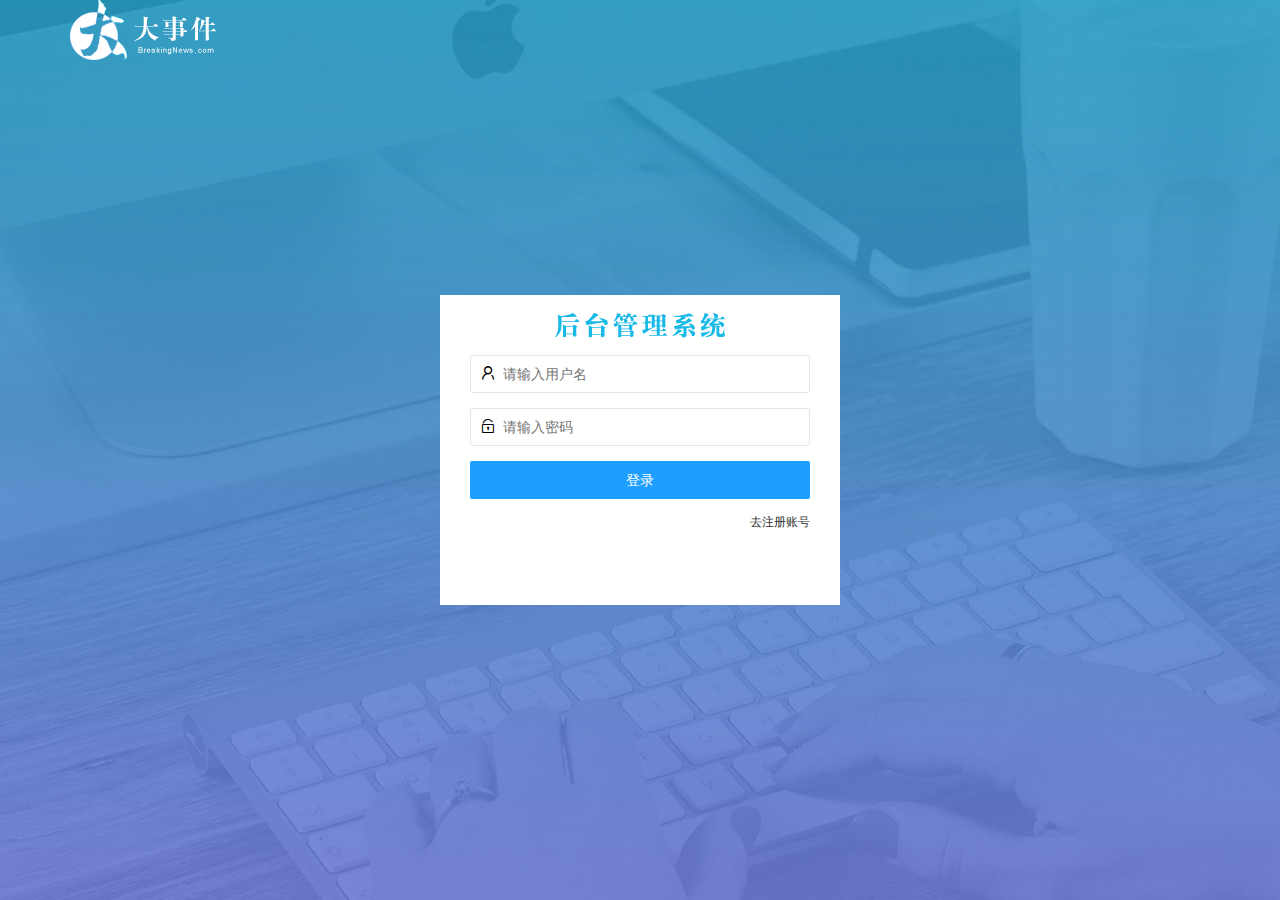
<file: login.html>
<!DOCTYPE html>
<html lang="en">

<head>
    <meta charset="UTF-8">
    <meta name="viewport" content="width=device-width, initial-scale=1.0">
    <title>大事件-登录注册</title>
    <link rel="stylesheet" href="/assets/lib/layui/css/layui.css">
    <link rel="stylesheet" href="/assets/css/login.css">
</head>

<body>
    <!-- 头部logo区域 -->
    <div class="layui-main">
        <img src="/assets/images/logo.png" alt="">
    </div>
    <!-- 登录注册页面 -->
    <div class="loginAndRegBox">
        <div class="title-box">
        </div>
        <!-- 登录的div -->
        <div class="login-box">

            <form class="layui-form" action="" id="form_login">
                <div class="layui-form-item">
                    <i class="layui-icon layui-icon-username"></i>
                    <input type="text" name="username" required lay-verify="required" placeholder="请输入用户名" autocomplete="off" class="layui-input">
                </div>
                <div class="layui-form-item">
                    <i class="layui-icon layui-icon-password"></i>
                    <input type="password" name="password" required lay-verify="required|pass" placeholder="请输入密码" autocomplete="off" class="layui-input">
                </div>

                <div class="layui-form-item">
                    <button class="layui-btn layui-btn-fluid  layui-btn-normal" lay-submit>登录</button>
                </div>
                <div class="layui-form-item links">
                    <a href="javascript:;" id="link_reg">去注册账号</a>
                </div>
            </form>

        </div>
        <!-- 注册的div -->
        <div class="reg-box">
            <form class="layui-form" id="form_reg">
                <div class="layui-form-item">
                    <i class="layui-icon layui-icon-username"></i>
                    <input type="text" name="username" required lay-verify="required" placeholder="请输入用户名" autocomplete="off" class="layui-input">
                </div>
                <div class="layui-form-item">
                    <i class="layui-icon layui-icon-password"></i>
                    <input type="password" name="password" required lay-verify="required|pass" placeholder="请输入密码" autocomplete="off" class="layui-input">
                </div>
                <div class="layui-form-item">
                    <i class="layui-icon layui-icon-password"></i>
                    <input type="password" name="repassword" required lay-verify="required|pass|repwd" placeholder="再次确认密码" autocomplete="off" class="layui-input">
                </div>

                <div class="layui-form-item">
                    <button class="layui-btn layui-btn-fluid  layui-btn-normal" lay-submit>注册</button>
                </div>
                <div class="layui-form-item links">
                    <a href="javascript:;" id="link_login">去登录账号</a>
                </div>
            </form>

        </div>
    </div>

    <!-- 导入JQuery -->
    <script src="/assets/lib/jquery.js"></script>
    <!-- 导入layui js文件 -->
    <script src="/assets/lib/layui/layui.all.js"></script>
    <!-- 导入自己封装的baseAPI文件 -->
    <script src="/assets/js/baseAPI.js"></script>
    <!-- 导入自己的js -->
    <script src="/assets/js/login.js"></script>

</body>

</html>
</file>
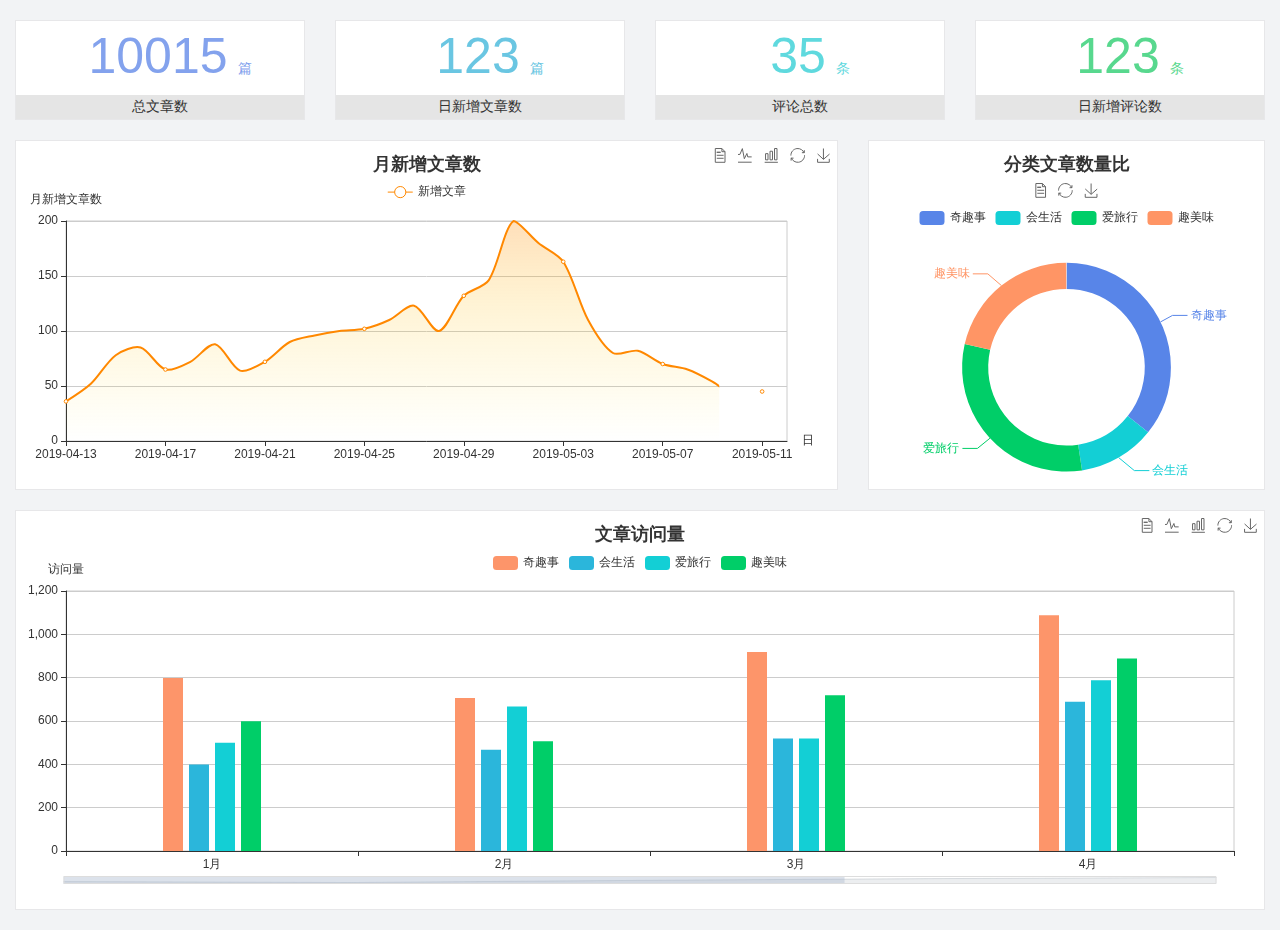
<file: home/dashboard.html>
<!DOCTYPE html>
<html lang="en">

<head>
  <meta charset="UTF-8">
  <meta name="viewport" content="width=device-width, initial-scale=1.0">
  <meta http-equiv="X-UA-Compatible" content="ie=edge">
  <title>图表统计</title>
  <link rel="stylesheet" href="../../assets/lib/bootstrap.css" />
  <link rel="stylesheet" href="../../assets/lib/main.css" />
  <script src="../../assets/lib/jquery.js"></script>
  <script type="text/javascript" src="../../assets/lib/echarts.min.js"></script>
</head>

<body>
  <div class="container-fluid">
    <div class="row spannel_list">
      <div class="col-sm-3 col-xs-6">
        <div class="spannel">
          <em>10015</em><span>篇</span>
          <b>总文章数</b>
        </div>
      </div>
      <div class="col-sm-3 col-xs-6">
        <div class="spannel scolor01">
          <em>123</em><span>篇</span>
          <b>日新增文章数</b>
        </div>
      </div>
      <div class="col-sm-3 col-xs-6">
        <div class="spannel scolor02">
          <em>35</em><span>条</span>
          <b>评论总数</b>
        </div>
      </div>
      <div class="col-sm-3 col-xs-6">
        <div class="spannel scolor03">
          <em>123</em><span>条</span>
          <b>日新增评论数</b>
        </div>
      </div>
    </div>
  </div>

  <div class="container-fluid">
    <div class="row curve-pie">
      <div class="col-lg-8 col-md-8">
        <div class="gragh_pannel" id="curve_show"></div>
      </div>
      <div class="col-lg-4 col-md-4">
        <div class="gragh_pannel" id="pie_show"></div>
      </div>
    </div>
  </div>

  <div class="container-fluid">
    <div class="column_pannel" id="column_show"></div>
  </div>

  <script>
    var oChart = echarts.init(document.getElementById('curve_show'));
    var aList_all = [
      { 'count': 36, 'date': '2019-04-13' },
      { 'count': 52, 'date': '2019-04-14' },
      { 'count': 78, 'date': '2019-04-15' },
      { 'count': 85, 'date': '2019-04-16' },
      { 'count': 65, 'date': '2019-04-17' },
      { 'count': 72, 'date': '2019-04-18' },
      { 'count': 88, 'date': '2019-04-19' },
      { 'count': 64, 'date': '2019-04-20' },
      { 'count': 72, 'date': '2019-04-21' },
      { 'count': 90, 'date': '2019-04-22' },
      { 'count': 96, 'date': '2019-04-23' },
      { 'count': 100, 'date': '2019-04-24' },
      { 'count': 102, 'date': '2019-04-25' },
      { 'count': 110, 'date': '2019-04-26' },
      { 'count': 123, 'date': '2019-04-27' },
      { 'count': 100, 'date': '2019-04-28' },
      { 'count': 132, 'date': '2019-04-29' },
      { 'count': 146, 'date': '2019-04-30' },
      { 'count': 200, 'date': '2019-05-01' },
      { 'count': 180, 'date': '2019-05-02' },
      { 'count': 163, 'date': '2019-05-03' },
      { 'count': 110, 'date': '2019-05-04' },
      { 'count': 80, 'date': '2019-05-05' },
      { 'count': 82, 'date': '2019-05-06' },
      { 'count': 70, 'date': '2019-05-07' },
      { 'count': 65, 'date': '2019-05-08' },
      { 'count': 54, 'date': '2019-05-09' },
      { 'count': 40, 'date': '2019-05-10' },
      { 'count': 45, 'date': '2019-05-11' },
      { 'count': 38, 'date': '2019-05-12' },
    ];

    let aCount = [];
    let aDate = [];

    for (var i = 0; i < aList_all.length; i++) {
      aCount.push(aList_all[i].count);
      aDate.push(aList_all[i].date);
    }

    var chartopt = {
      title: {
        text: '月新增文章数',
        left: 'center',
        top: '10'
      },
      tooltip: {
        trigger: 'axis'
      },
      legend: {
        data: ['新增文章'],
        top: '40'
      },
      toolbox: {
        show: true,
        feature: {
          mark: { show: true },
          dataView: { show: true, readOnly: false },
          magicType: { show: true, type: ['line', 'bar'] },
          restore: { show: true },
          saveAsImage: { show: true }
        }
      },
      calculable: true,
      xAxis: [
        {
          name: '日',
          type: 'category',
          boundaryGap: false,
          data: aDate
        }
      ],
      yAxis: [
        {
          name: '月新增文章数',
          type: 'value'
        }
      ],
      series: [
        {
          name: '新增文章',
          type: 'line',
          smooth: true,
          itemStyle: { normal: { areaStyle: { type: 'default' }, color: '#f80' }, lineStyle: { color: '#f80' } },
          data: aCount
        }],
      areaStyle: {
        normal: {
          color: new echarts.graphic.LinearGradient(0, 0, 0, 1, [{
            offset: 0,
            color: 'rgba(255,136,0,0.39)'
          }, {
            offset: .34,
            color: 'rgba(255,180,0,0.25)'
          }, {
            offset: 1,
            color: 'rgba(255,222,0,0.00)'
          }])

        }
      },
      grid: {
        show: true,
        x: 50,
        x2: 50,
        y: 80,
        height: 220
      }
    };

    oChart.setOption(chartopt);


    var oPie = echarts.init(document.getElementById('pie_show'));
    var oPieopt =
    {
      title: {
        top: 10,
        text: '分类文章数量比',
        x: 'center'
      },
      tooltip: {
        trigger: 'item',
        formatter: "{a} <br/>{b} : {c} ({d}%)"
      },
      color: ['#5885e8', '#13cfd5', '#00ce68', '#ff9565'],
      legend: {
        x: 'center',
        top: 65,
        data: ['奇趣事', '会生活', '爱旅行', '趣美味']
      },
      toolbox: {
        show: true,
        x: 'center',
        top: 35,
        feature: {
          mark: { show: true },
          dataView: { show: true, readOnly: false },
          magicType: {
            show: true,
            type: ['pie', 'funnel'],
            option: {
              funnel: {
                x: '25%',
                width: '50%',
                funnelAlign: 'left',
                max: 1548
              }
            }
          },
          restore: { show: true },
          saveAsImage: { show: true }
        }
      },
      calculable: true,
      series: [
        {
          name: '访问来源',
          type: 'pie',
          radius: ['45%', '60%'],
          center: ['50%', '65%'],
          data: [
            { value: 300, name: '奇趣事' },
            { value: 100, name: '会生活' },
            { value: 260, name: '爱旅行' },
            { value: 180, name: '趣美味' }
          ]
        }
      ]
    };
    oPie.setOption(oPieopt);



    var oColumn = this.echarts.init(document.getElementById('column_show'));
    var oColumnopt =
    {
      title: {
        text: '文章访问量',
        left: 'center',
        top: '10'
      },
      tooltip: {
        trigger: 'axis'
      },
      legend: {
        data: ['奇趣事', '会生活', '爱旅行', '趣美味'],
        top: '40'
      },
      toolbox: {
        show: true,
        feature: {
          mark: { show: true },
          dataView: { show: true, readOnly: false },
          magicType: { show: true, type: ['line', 'bar'] },
          restore: { show: true },
          saveAsImage: { show: true }
        }
      },
      calculable: true,
      xAxis: [
        {
          type: 'category',
          data: ['1月', '2月', '3月', '4月', '5月']
        }
      ],
      yAxis: [
        {
          name: '访问量',
          type: 'value'
        }
      ],
      series: [
        {
          name: '奇趣事',
          type: 'bar',
          barWidth: 20,
          itemStyle: {
            normal: { areaStyle: { type: 'default' }, color: '#fd956a' }
          },
          data: [800, 708, 920, 1090, 1200]
        },
        {
          name: '会生活',
          type: 'bar',
          barWidth: 20,
          itemStyle: {
            normal: { areaStyle: { type: 'default' }, color: '#2bb6db' }
          },
          data: [400, 468, 520, 690, 800]
        },
        {
          name: '爱旅行',
          type: 'bar',
          barWidth: 20,
          itemStyle: {
            normal: { areaStyle: { type: 'default' }, color: '#13cfd5' }
          },
          data: [500, 668, 520, 790, 900]
        },
        {
          name: '趣美味',
          type: 'bar',
          barWidth: 20,
          itemStyle: {
            normal: { areaStyle: { type: 'default' }, color: '#00ce68' }
          },
          data: [600, 508, 720, 890, 1000]
        }
      ],
      grid: {
        show: true,
        x: 50,
        x2: 30,
        y: 80,
        height: 260
      },
      dataZoom: [//给x轴设置滚动条
        {
          start: 0,//默认为0
          end: 100 - 1000 / 31,//默认为100
          type: 'slider',
          show: true,
          xAxisIndex: [0],
          handleSize: 0,//滑动条的 左右2个滑动条的大小
          height: 8,//组件高度
          left: 45, //左边的距离
          right: 50,//右边的距离
          bottom: 26,//右边的距离
          handleColor: '#ddd',//h滑动图标的颜色
          handleStyle: {
            borderColor: "#cacaca",
            borderWidth: "1",
            shadowBlur: 2,
            background: "#ddd",
            shadowColor: "#ddd",
          }
        }]
    };
    oColumn.setOption(oColumnopt);
  </script>
</body>

</html>
</file>
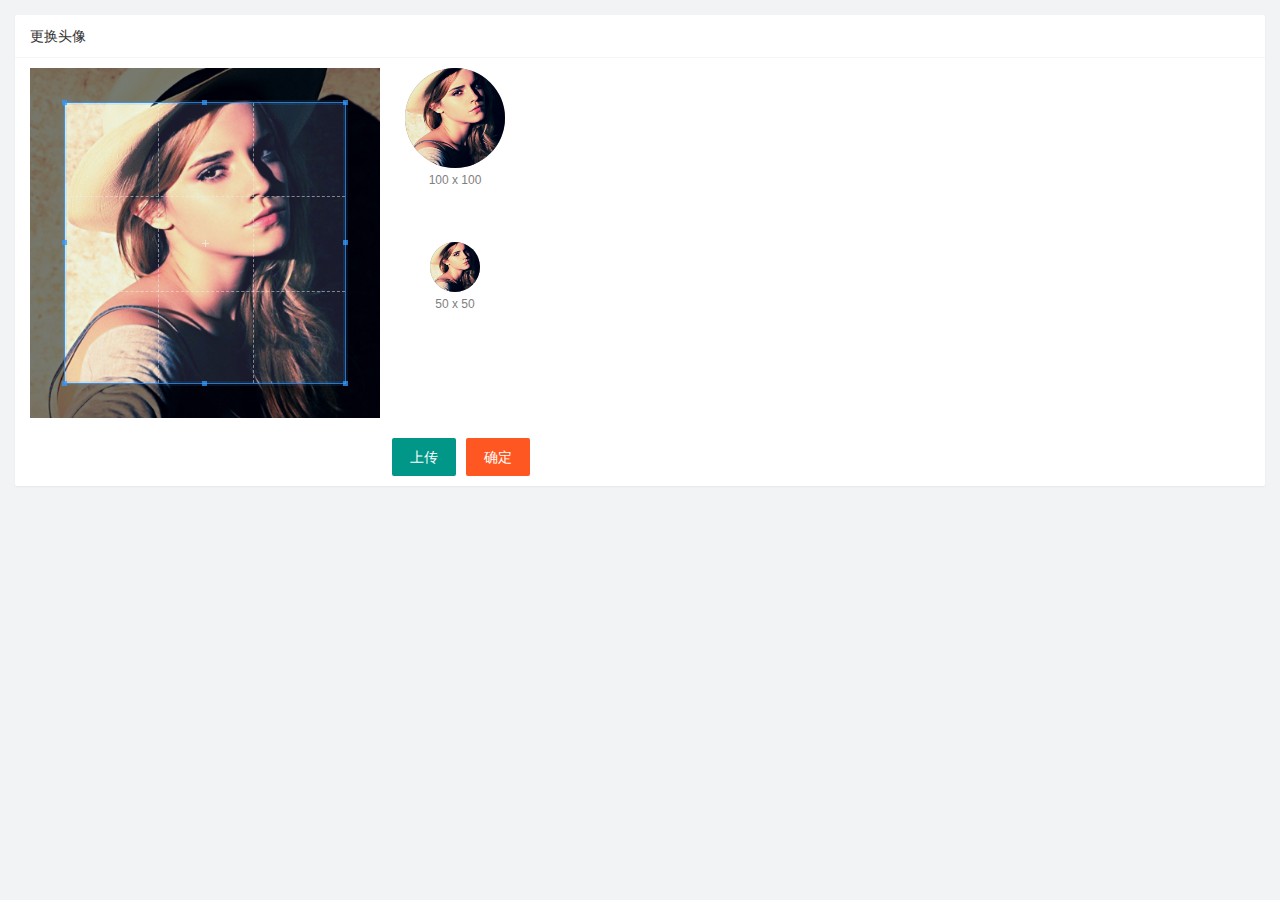
<file: user/user_avatar.html>
<!DOCTYPE html>
<html lang="en">

<head>
    <meta charset="UTF-8">
    <meta name="viewport" content="width=device-width, initial-scale=1.0">
    <title>Document</title>
    <!-- 引入 layuicss文件 -->
    <link rel="stylesheet" href="/assets/lib/layui/css/layui.css">
    <link rel="stylesheet" href="/assets/lib/cropper/cropper.css" />
    <!-- 引入自己的css文件 -->
    <link rel="stylesheet" href="/assets/css/user_avatar.css">
</head>

<body>
    <div class="layui-card">
        <div class="layui-card-header">更换头像</div>
        <div class="layui-card-body">
            <div class="row1">
                <!-- 图片裁剪区域 -->
                <div class="cropper-box">
                    <!-- 这个 img 标签很重要，将来会把它初始化为裁剪区域 -->
                    <img id="image" src="/assets/images/sample.jpg" />
                </div>
                <!-- 图片的预览区域 -->
                <div class="preview-box">
                    <div>
                        <!-- 宽高为 100px 的预览区域 -->
                        <div class="img-preview w100"></div>
                        <p class="size">100 x 100</p>
                    </div>
                    <div>
                        <!-- 宽高为 50px 的预览区域 -->
                        <div class="img-preview w50"></div>
                        <p class="size">50 x 50</p>
                    </div>
                </div>
            </div>
            <!-- 第二行的按钮区域 -->
            <div class="row2">
                <!-- 通过 accept属性可以指定用户选择什么类型的图片-->
                <input type="file" id="file" accept="image/png,image/jpeg">
                <button type="button" class="layui-btn" id="btnChooseImage">上传</button>
                <button type="button" class="layui-btn layui-btn-danger" id="btnUpload">确定</button>
            </div>
        </div>
    </div>
    <script src="/assets/lib/layui/layui.all.js"></script>

    <!-- 引入jquery文件 -->
    <script src="/assets/lib/jquery.js"></script>
    <script src="/assets/lib/cropper/Cropper.js"></script>
    <script src="/assets/lib/cropper/jquery-cropper.js"></script>
    <script src="/assets/js/baseAPI.js"></script>
    <!-- 引入自己js文件 -->
    <script src="/assets/js/user_avatar.js"></script>

</body>

</html>
</file>
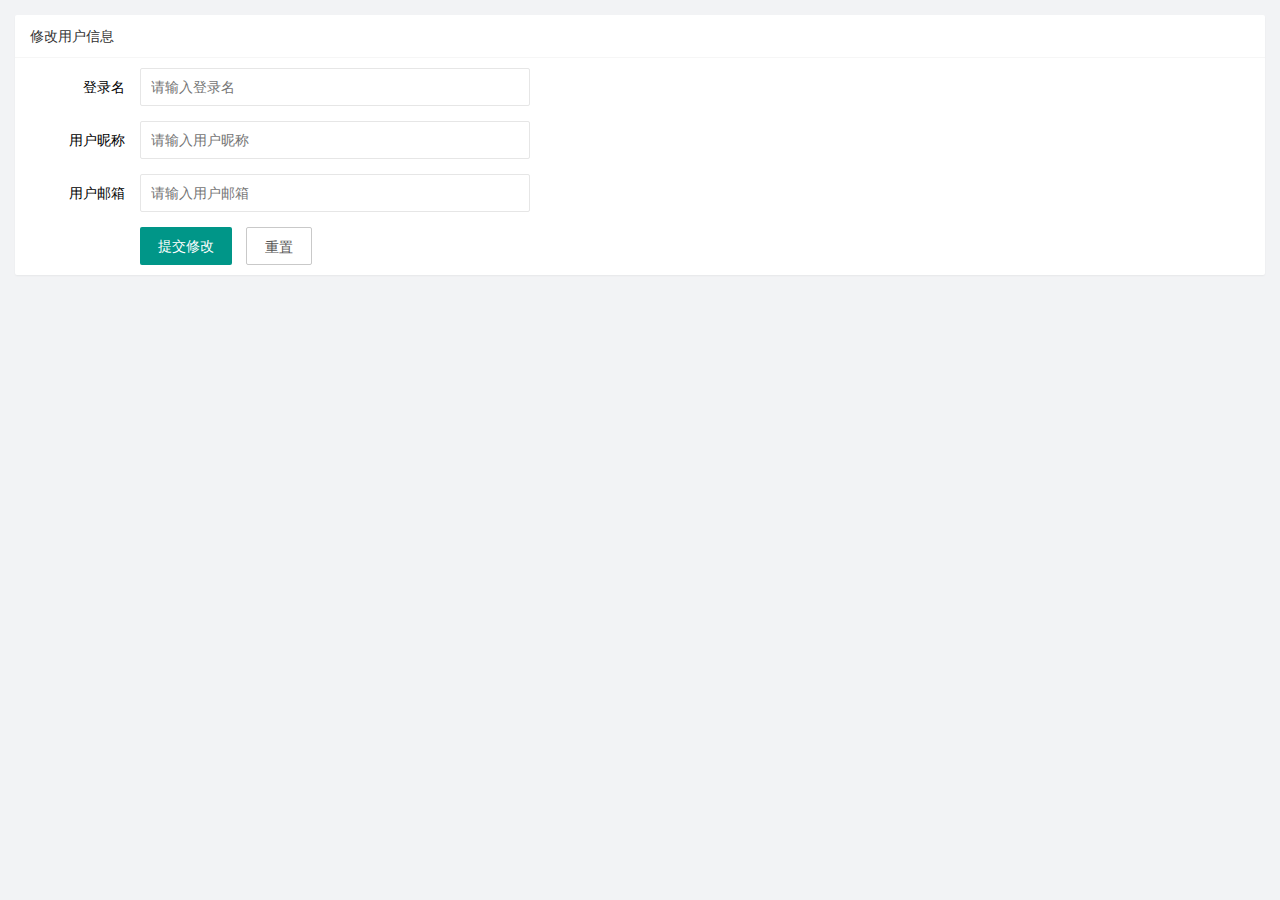
<file: user/user_info.html>
<!DOCTYPE html>
<html lang="en">
<head>
    <meta charset="UTF-8">
    <meta name="viewport" content="width=device-width, initial-scale=1.0">
    <title>Document</title>
    <!-- 导入layuicss文件 -->
    <link rel="stylesheet" href="/assets/lib/layui/css/layui.css">
    <!-- 导入自己的css样式 -->
    <link rel="stylesheet" href="/assets/css/user_info.css">
</head>
<body>
    <!-- 卡片区域 -->
    <div class="layui-card">
        <div class="layui-card-header">修改用户信息</div>
        <div class="layui-card-body">
            <!-- form表单区 -->
            <form class="layui-form" lay-filter="formUserinfo">
                <!-- 这是隐藏域 -->
                <input type="hidden" name="id" value="">
                <div class="layui-form-item">
                  <label class="layui-form-label">登录名</label>
                  <div class="layui-input-block">
                    <input type="text" name="username" required  lay-verify="required" placeholder="请输入登录名" autocomplete="off" class="layui-input" readonly>
                  </div>
                </div>
                <div class="layui-form-item">
                    <label class="layui-form-label">用户昵称</label>
                    <div class="layui-input-block">
                      <input type="text" name="nickname" required  lay-verify="required|nickname" placeholder="请输入用户昵称" autocomplete="off" class="layui-input">
                    </div>
                </div>
                <div class="layui-form-item">
                    <label class="layui-form-label">用户邮箱</label>
                    <div class="layui-input-block">
                      <input type="text" name="email" required  lay-verify="required|email" placeholder="请输入用户邮箱" autocomplete="off" class="layui-input">
                    </div>
                </div>
                <div class="layui-input-block">
                    <button class="layui-btn" lay-submit lay-filter="formDemo">提交修改</button>
                    <button type="reset" class="layui-btn layui-btn-primary" id="btnReset">重置</button>
                </div>
            </form>
        </div>
      </div>
      <!-- 导入 layui -->
      <script src="/assets/lib/layui/layui.all.js"></script>
      <!-- 导入jquery -->
      <script src="/assets/lib/jquery.js"></script>
      <!-- 导入baseAPA文件 -->
      <script src="/assets/js/baseAPI.js"></script>
      <!-- 导入自己的js文件 -->
      <script src="/assets/js/user_info.js"></script>
</body>
</html>
</file>
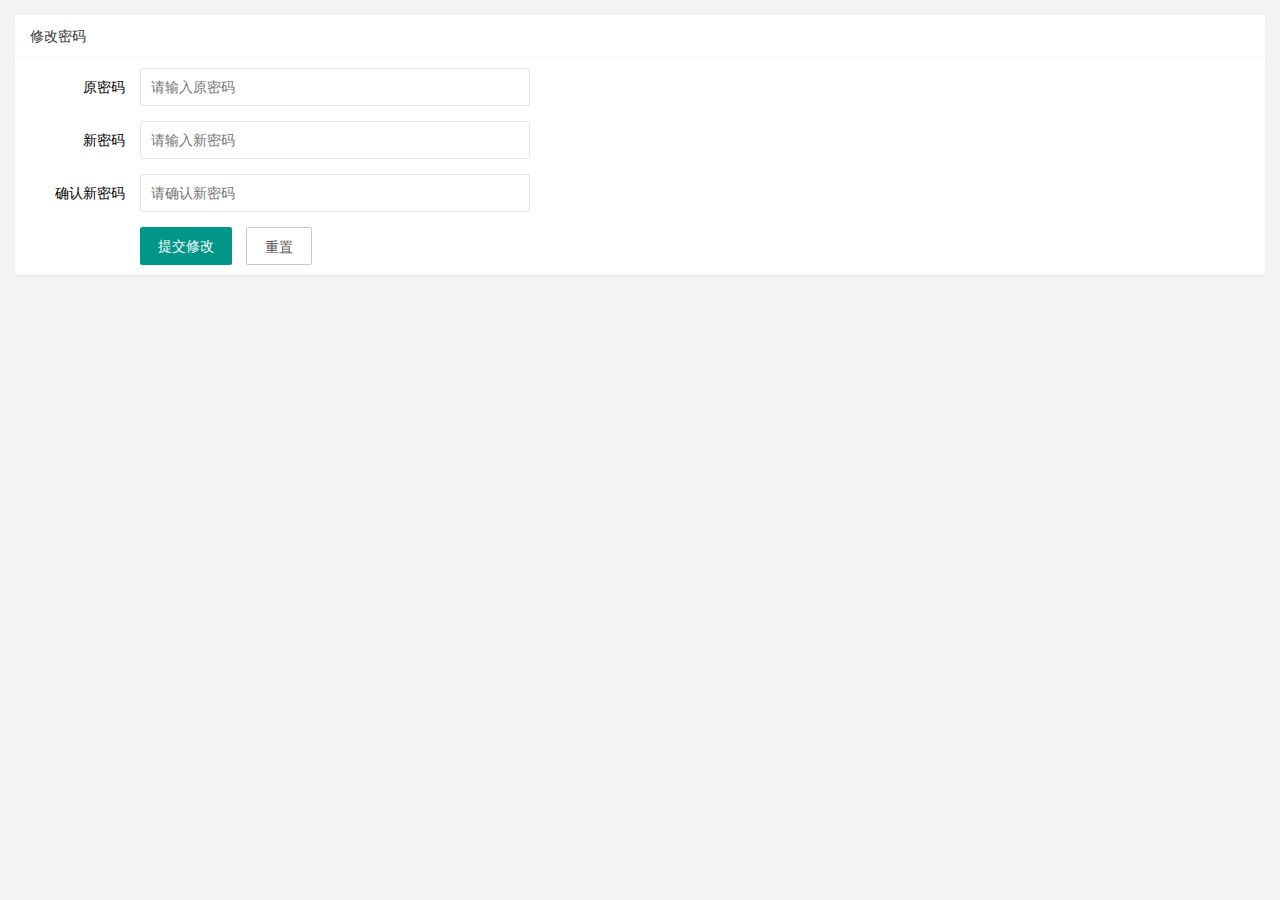
<file: user/user_pwd.html>
<!DOCTYPE html>
<html lang="en">

<head>
    <meta charset="UTF-8">
    <meta name="viewport" content="width=device-width, initial-scale=1.0">
    <title>Document</title>
    <!-- 导入layuicss文件 -->
    <link rel="stylesheet" href="/assets/lib/layui/css/layui.css">
    <!-- 导入自己的css样式 -->
    <link rel="stylesheet" href="/assets/css/user_pwd.css">
</head>

<body>
    <!-- 卡片区域 -->
    <div class="layui-card">
        <div class="layui-card-header">修改密码</div>
        <div class="layui-card-body">
            <!-- form表单区 -->
            <form class="layui-form" lay-filter="formUserinfo">
                <div class="layui-form-item">
                    <label class="layui-form-label">原密码</label>
                    <div class="layui-input-block">
                        <input type="password" name="oldPwd" required lay-verify="required|pwd" placeholder="请输入原密码" autocomplete="off" class="layui-input">
                    </div>
                </div>
                <div class="layui-form-item">
                    <label class="layui-form-label">新密码</label>
                    <div class="layui-input-block">
                        <input type="password" name="newPwd" required lay-verify="required|pwd|samePwd" placeholder="请输入新密码" autocomplete="off" class="layui-input">
                    </div>
                </div>
                <div class="layui-form-item">
                    <label class="layui-form-label">确认新密码</label>
                    <div class="layui-input-block">
                        <input type="password" name="rePwd" required lay-verify="required|pwd|rePwd" placeholder="请确认新密码" autocomplete="off" class="layui-input">
                    </div>
                </div>
                <div class="layui-input-block">
                    <button class="layui-btn" lay-submit lay-filter="formDemo">提交修改</button>
                    <button type="reset" class="layui-btn layui-btn-primary" id="btnReset">重置</button>
                </div>
            </form>
        </div>
    </div>
    <!-- 导入 layui -->
    <script src="/assets/lib/layui/layui.all.js"></script>
    <!-- 导入jquery -->
    <script src="/assets/lib/jquery.js"></script>
    <!-- 导入baseAPA文件 -->
    <script src="/assets/js/baseAPI.js"></script>
    <!-- 导入自己的js文件 -->
    <script src="/assets/js/user_pwd.js"></script>
</body>

</html>
</file>
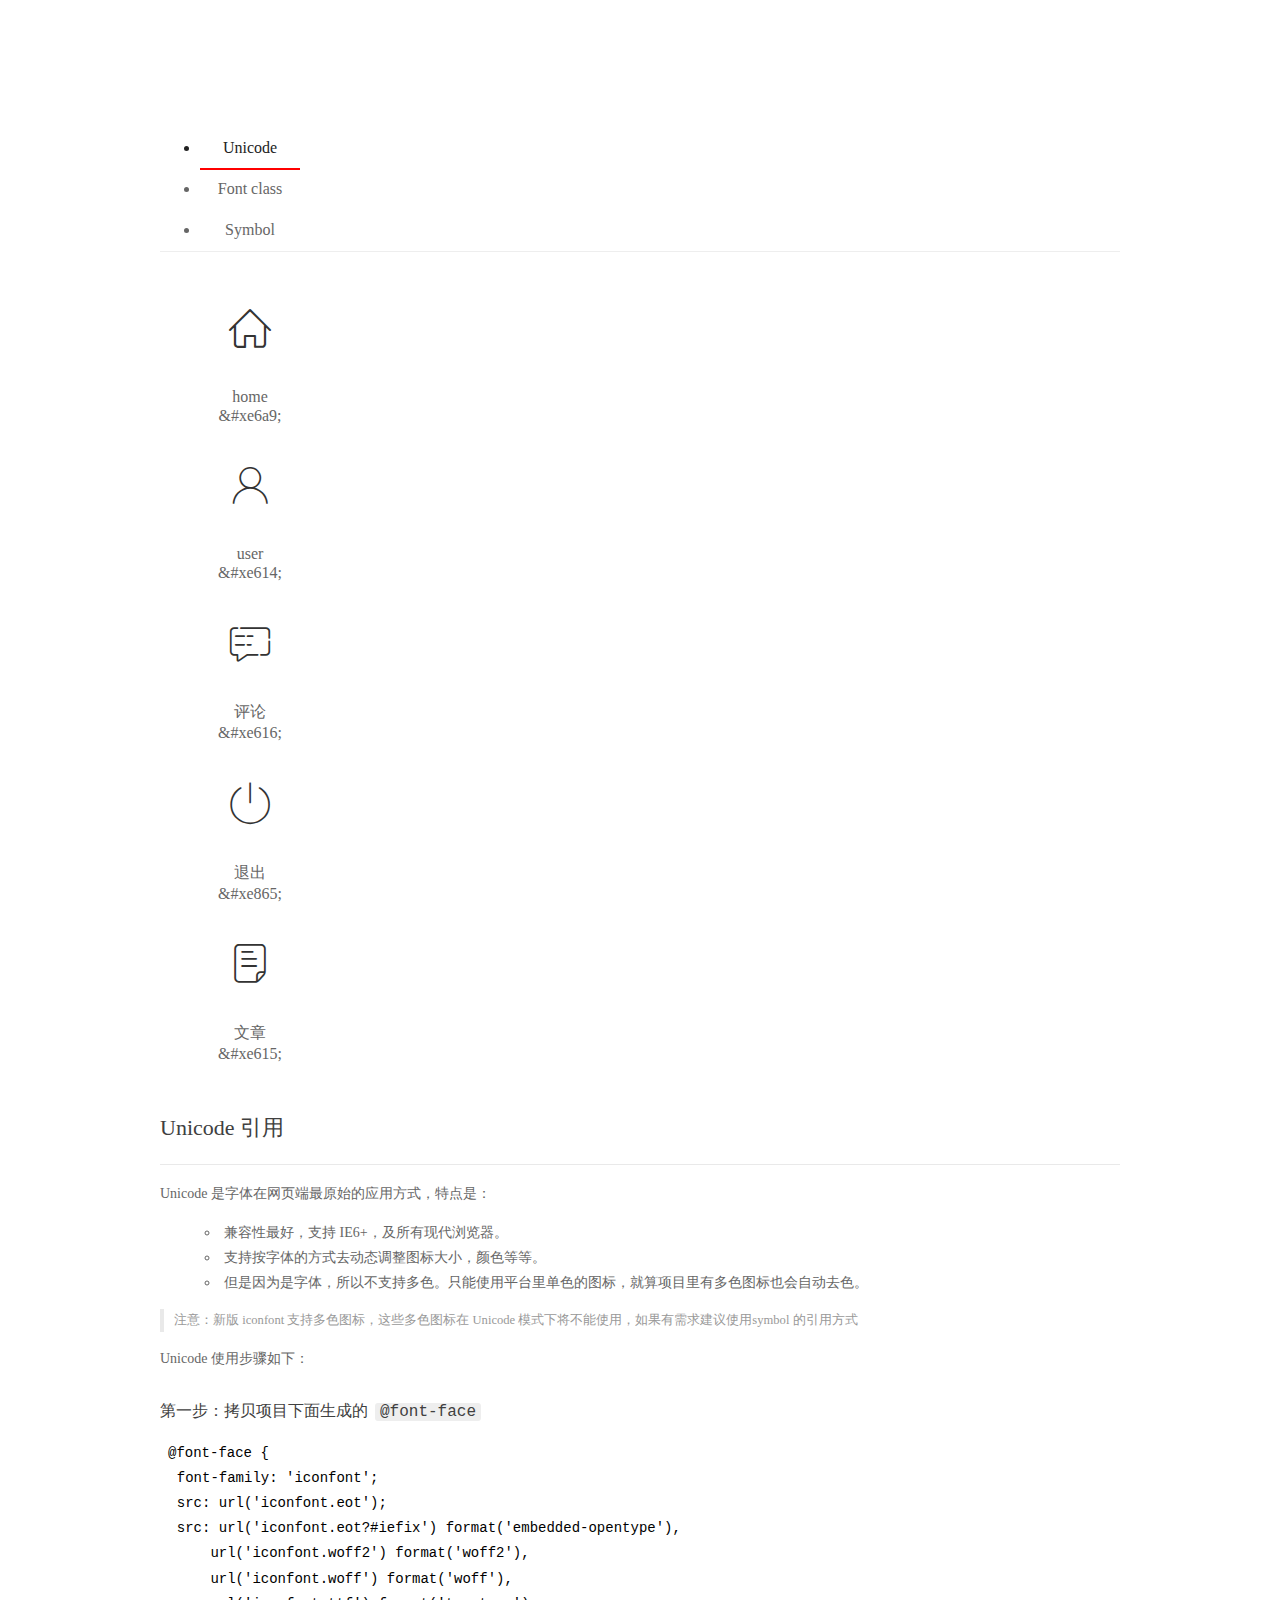
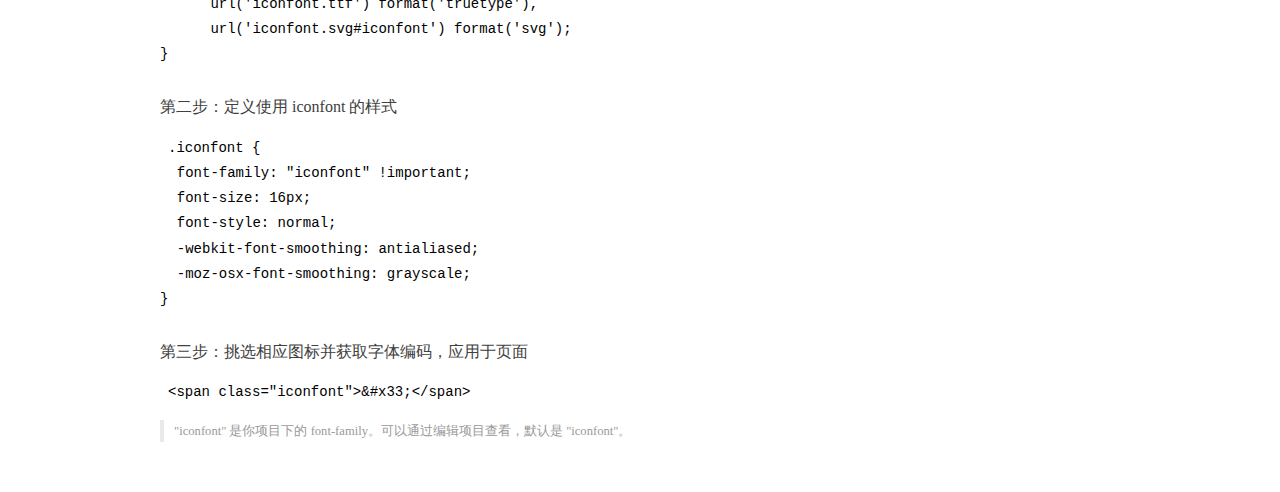
<file: assets/fonts/demo_index.html>
<!DOCTYPE html>
<html>
<head>
  <meta charset="utf-8"/>
  <title>IconFont Demo</title>
  <link rel="shortcut icon" href="https://gtms04.alicdn.com/tps/i4/TB1_oz6GVXXXXaFXpXXJDFnIXXX-64-64.ico" type="image/x-icon"/>
  <link rel="stylesheet" href="https://g.alicdn.com/thx/cube/1.3.2/cube.min.css">
  <link rel="stylesheet" href="demo.css">
  <link rel="stylesheet" href="iconfont.css">
  <script src="iconfont.js"></script>
  <!-- jQuery -->
  <script src="https://a1.alicdn.com/oss/uploads/2018/12/26/7bfddb60-08e8-11e9-9b04-53e73bb6408b.js"></script>
  <!-- 代码高亮 -->
  <script src="https://a1.alicdn.com/oss/uploads/2018/12/26/a3f714d0-08e6-11e9-8a15-ebf944d7534c.js"></script>
</head>
<body>
  <div class="main">
    <h1 class="logo"><a href="https://www.iconfont.cn/" title="iconfont 首页" target="_blank">&#xe86b;</a></h1>
    <div class="nav-tabs">
      <ul id="tabs" class="dib-box">
        <li class="dib active"><span>Unicode</span></li>
        <li class="dib"><span>Font class</span></li>
        <li class="dib"><span>Symbol</span></li>
      </ul>
      
    </div>
    <div class="tab-container">
      <div class="content unicode" style="display: block;">
          <ul class="icon_lists dib-box">
          
            <li class="dib">
              <span class="icon iconfont">&#xe6a9;</span>
                <div class="name">home</div>
                <div class="code-name">&amp;#xe6a9;</div>
              </li>
          
            <li class="dib">
              <span class="icon iconfont">&#xe614;</span>
                <div class="name">user</div>
                <div class="code-name">&amp;#xe614;</div>
              </li>
          
            <li class="dib">
              <span class="icon iconfont">&#xe616;</span>
                <div class="name">评论</div>
                <div class="code-name">&amp;#xe616;</div>
              </li>
          
            <li class="dib">
              <span class="icon iconfont">&#xe865;</span>
                <div class="name">退出</div>
                <div class="code-name">&amp;#xe865;</div>
              </li>
          
            <li class="dib">
              <span class="icon iconfont">&#xe615;</span>
                <div class="name">文章</div>
                <div class="code-name">&amp;#xe615;</div>
              </li>
          
          </ul>
          <div class="article markdown">
          <h2 id="unicode-">Unicode 引用</h2>
          <hr>

          <p>Unicode 是字体在网页端最原始的应用方式，特点是：</p>
          <ul>
            <li>兼容性最好，支持 IE6+，及所有现代浏览器。</li>
            <li>支持按字体的方式去动态调整图标大小，颜色等等。</li>
            <li>但是因为是字体，所以不支持多色。只能使用平台里单色的图标，就算项目里有多色图标也会自动去色。</li>
          </ul>
          <blockquote>
            <p>注意：新版 iconfont 支持多色图标，这些多色图标在 Unicode 模式下将不能使用，如果有需求建议使用symbol 的引用方式</p>
          </blockquote>
          <p>Unicode 使用步骤如下：</p>
          <h3 id="-font-face">第一步：拷贝项目下面生成的 <code>@font-face</code></h3>
<pre><code class="language-css"
>@font-face {
  font-family: 'iconfont';
  src: url('iconfont.eot');
  src: url('iconfont.eot?#iefix') format('embedded-opentype'),
      url('iconfont.woff2') format('woff2'),
      url('iconfont.woff') format('woff'),
      url('iconfont.ttf') format('truetype'),
      url('iconfont.svg#iconfont') format('svg');
}
</code></pre>
          <h3 id="-iconfont-">第二步：定义使用 iconfont 的样式</h3>
<pre><code class="language-css"
>.iconfont {
  font-family: "iconfont" !important;
  font-size: 16px;
  font-style: normal;
  -webkit-font-smoothing: antialiased;
  -moz-osx-font-smoothing: grayscale;
}
</code></pre>
          <h3 id="-">第三步：挑选相应图标并获取字体编码，应用于页面</h3>
<pre>
<code class="language-html"
>&lt;span class="iconfont"&gt;&amp;#x33;&lt;/span&gt;
</code></pre>
          <blockquote>
            <p>"iconfont" 是你项目下的 font-family。可以通过编辑项目查看，默认是 "iconfont"。</p>
          </blockquote>
          </div>
      </div>
      <div class="content font-class">
        <ul class="icon_lists dib-box">
          
          <li class="dib">
            <span class="icon iconfont icon-home"></span>
            <div class="name">
              home
            </div>
            <div class="code-name">.icon-home
            </div>
          </li>
          
          <li class="dib">
            <span class="icon iconfont icon-user"></span>
            <div class="name">
              user
            </div>
            <div class="code-name">.icon-user
            </div>
          </li>
          
          <li class="dib">
            <span class="icon iconfont icon-pinglun"></span>
            <div class="name">
              评论
            </div>
            <div class="code-name">.icon-pinglun
            </div>
          </li>
          
          <li class="dib">
            <span class="icon iconfont icon-tuichu"></span>
            <div class="name">
              退出
            </div>
            <div class="code-name">.icon-tuichu
            </div>
          </li>
          
          <li class="dib">
            <span class="icon iconfont icon-16"></span>
            <div class="name">
              文章
            </div>
            <div class="code-name">.icon-16
            </div>
          </li>
          
        </ul>
        <div class="article markdown">
        <h2 id="font-class-">font-class 引用</h2>
        <hr>

        <p>font-class 是 Unicode 使用方式的一种变种，主要是解决 Unicode 书写不直观，语意不明确的问题。</p>
        <p>与 Unicode 使用方式相比，具有如下特点：</p>
        <ul>
          <li>兼容性良好，支持 IE8+，及所有现代浏览器。</li>
          <li>相比于 Unicode 语意明确，书写更直观。可以很容易分辨这个 icon 是什么。</li>
          <li>因为使用 class 来定义图标，所以当要替换图标时，只需要修改 class 里面的 Unicode 引用。</li>
          <li>不过因为本质上还是使用的字体，所以多色图标还是不支持的。</li>
        </ul>
        <p>使用步骤如下：</p>
        <h3 id="-fontclass-">第一步：引入项目下面生成的 fontclass 代码：</h3>
<pre><code class="language-html">&lt;link rel="stylesheet" href="./iconfont.css"&gt;
</code></pre>
        <h3 id="-">第二步：挑选相应图标并获取类名，应用于页面：</h3>
<pre><code class="language-html">&lt;span class="iconfont icon-xxx"&gt;&lt;/span&gt;
</code></pre>
        <blockquote>
          <p>"
            iconfont" 是你项目下的 font-family。可以通过编辑项目查看，默认是 "iconfont"。</p>
        </blockquote>
      </div>
      </div>
      <div class="content symbol">
          <ul class="icon_lists dib-box">
          
            <li class="dib">
                <svg class="icon svg-icon" aria-hidden="true">
                  <use xlink:href="#icon-home"></use>
                </svg>
                <div class="name">home</div>
                <div class="code-name">#icon-home</div>
            </li>
          
            <li class="dib">
                <svg class="icon svg-icon" aria-hidden="true">
                  <use xlink:href="#icon-user"></use>
                </svg>
                <div class="name">user</div>
                <div class="code-name">#icon-user</div>
            </li>
          
            <li class="dib">
                <svg class="icon svg-icon" aria-hidden="true">
                  <use xlink:href="#icon-pinglun"></use>
                </svg>
                <div class="name">评论</div>
                <div class="code-name">#icon-pinglun</div>
            </li>
          
            <li class="dib">
                <svg class="icon svg-icon" aria-hidden="true">
                  <use xlink:href="#icon-tuichu"></use>
                </svg>
                <div class="name">退出</div>
                <div class="code-name">#icon-tuichu</div>
            </li>
          
            <li class="dib">
                <svg class="icon svg-icon" aria-hidden="true">
                  <use xlink:href="#icon-16"></use>
                </svg>
                <div class="name">文章</div>
                <div class="code-name">#icon-16</div>
            </li>
          
          </ul>
          <div class="article markdown">
          <h2 id="symbol-">Symbol 引用</h2>
          <hr>

          <p>这是一种全新的使用方式，应该说这才是未来的主流，也是平台目前推荐的用法。相关介绍可以参考这篇<a href="">文章</a>
            这种用法其实是做了一个 SVG 的集合，与另外两种相比具有如下特点：</p>
          <ul>
            <li>支持多色图标了，不再受单色限制。</li>
            <li>通过一些技巧，支持像字体那样，通过 <code>font-size</code>, <code>color</code> 来调整样式。</li>
            <li>兼容性较差，支持 IE9+，及现代浏览器。</li>
            <li>浏览器渲染 SVG 的性能一般，还不如 png。</li>
          </ul>
          <p>使用步骤如下：</p>
          <h3 id="-symbol-">第一步：引入项目下面生成的 symbol 代码：</h3>
<pre><code class="language-html">&lt;script src="./iconfont.js"&gt;&lt;/script&gt;
</code></pre>
          <h3 id="-css-">第二步：加入通用 CSS 代码（引入一次就行）：</h3>
<pre><code class="language-html">&lt;style&gt;
.icon {
  width: 1em;
  height: 1em;
  vertical-align: -0.15em;
  fill: currentColor;
  overflow: hidden;
}
&lt;/style&gt;
</code></pre>
          <h3 id="-">第三步：挑选相应图标并获取类名，应用于页面：</h3>
<pre><code class="language-html">&lt;svg class="icon" aria-hidden="true"&gt;
  &lt;use xlink:href="#icon-xxx"&gt;&lt;/use&gt;
&lt;/svg&gt;
</code></pre>
          </div>
      </div>

    </div>
  </div>
  <script>
  $(document).ready(function () {
      $('.tab-container .content:first').show()

      $('#tabs li').click(function (e) {
        var tabContent = $('.tab-container .content')
        var index = $(this).index()

        if ($(this).hasClass('active')) {
          return
        } else {
          $('#tabs li').removeClass('active')
          $(this).addClass('active')

          tabContent.hide().eq(index).fadeIn()
        }
      })
    })
  </script>
</body>
</html>
</file>
<file: assets/lib/layui/css/layui.css>
/** layui-v2.5.5 MIT License By https://www.layui.com */
 .layui-inline,img{display:inline-block;vertical-align:middle}h1,h2,h3,h4,h5,h6{font-weight:400}.layui-edge,.layui-header,.layui-inline,.layui-main{position:relative}.layui-body,.layui-edge,.layui-elip{overflow:hidden}.layui-btn,.layui-edge,.layui-inline,img{vertical-align:middle}.layui-btn,.layui-disabled,.layui-icon,.layui-unselect{-moz-user-select:none;-webkit-user-select:none;-ms-user-select:none}.layui-elip,.layui-form-checkbox span,.layui-form-pane .layui-form-label{text-overflow:ellipsis;white-space:nowrap}.layui-breadcrumb,.layui-tree-btnGroup{visibility:hidden}blockquote,body,button,dd,div,dl,dt,form,h1,h2,h3,h4,h5,h6,input,li,ol,p,pre,td,textarea,th,ul{margin:0;padding:0;-webkit-tap-highlight-color:rgba(0,0,0,0)}a:active,a:hover{outline:0}img{border:none}li{list-style:none}table{border-collapse:collapse;border-spacing:0}h4,h5,h6{font-size:100%}button,input,optgroup,option,select,textarea{font-family:inherit;font-size:inherit;font-style:inherit;font-weight:inherit;outline:0}pre{white-space:pre-wrap;white-space:-moz-pre-wrap;white-space:-pre-wrap;white-space:-o-pre-wrap;word-wrap:break-word}body{line-height:24px;font:14px Helvetica Neue,Helvetica,PingFang SC,Tahoma,Arial,sans-serif}hr{height:1px;margin:10px 0;border:0;clear:both}a{color:#333;text-decoration:none}a:hover{color:#777}a cite{font-style:normal;*cursor:pointer}.layui-border-box,.layui-border-box *{box-sizing:border-box}.layui-box,.layui-box *{box-sizing:content-box}.layui-clear{clear:both;*zoom:1}.layui-clear:after{content:'\20';clear:both;*zoom:1;display:block;height:0}.layui-inline{*display:inline;*zoom:1}.layui-edge{display:inline-block;width:0;height:0;border-width:6px;border-style:dashed;border-color:transparent}.layui-edge-top{top:-4px;border-bottom-color:#999;border-bottom-style:solid}.layui-edge-right{border-left-color:#999;border-left-style:solid}.layui-edge-bottom{top:2px;border-top-color:#999;border-top-style:solid}.layui-edge-left{border-right-color:#999;border-right-style:solid}.layui-disabled,.layui-disabled:hover{color:#d2d2d2!important;cursor:not-allowed!important}.layui-circle{border-radius:100%}.layui-show{display:block!important}.layui-hide{display:none!important}@font-face{font-family:layui-icon;src:url(../font/iconfont.eot?v=250);src:url(../font/iconfont.eot?v=250#iefix) format('embedded-opentype'),url(../font/iconfont.woff2?v=250) format('woff2'),url(../font/iconfont.woff?v=250) format('woff'),url(../font/iconfont.ttf?v=250) format('truetype'),url(../font/iconfont.svg?v=250#layui-icon) format('svg')}.layui-icon{font-family:layui-icon!important;font-size:16px;font-style:normal;-webkit-font-smoothing:antialiased;-moz-osx-font-smoothing:grayscale}.layui-icon-reply-fill:before{content:"\e611"}.layui-icon-set-fill:before{content:"\e614"}.layui-icon-menu-fill:before{content:"\e60f"}.layui-icon-search:before{content:"\e615"}.layui-icon-share:before{content:"\e641"}.layui-icon-set-sm:before{content:"\e620"}.layui-icon-engine:before{content:"\e628"}.layui-icon-close:before{content:"\1006"}.layui-icon-close-fill:before{content:"\1007"}.layui-icon-chart-screen:before{content:"\e629"}.layui-icon-star:before{content:"\e600"}.layui-icon-circle-dot:before{content:"\e617"}.layui-icon-chat:before{content:"\e606"}.layui-icon-release:before{content:"\e609"}.layui-icon-list:before{content:"\e60a"}.layui-icon-chart:before{content:"\e62c"}.layui-icon-ok-circle:before{content:"\1005"}.layui-icon-layim-theme:before{content:"\e61b"}.layui-icon-table:before{content:"\e62d"}.layui-icon-right:before{content:"\e602"}.layui-icon-left:before{content:"\e603"}.layui-icon-cart-simple:before{content:"\e698"}.layui-icon-face-cry:before{content:"\e69c"}.layui-icon-face-smile:before{content:"\e6af"}.layui-icon-survey:before{content:"\e6b2"}.layui-icon-tree:before{content:"\e62e"}.layui-icon-upload-circle:before{content:"\e62f"}.layui-icon-add-circle:before{content:"\e61f"}.layui-icon-download-circle:before{content:"\e601"}.layui-icon-templeate-1:before{content:"\e630"}.layui-icon-util:before{content:"\e631"}.layui-icon-face-surprised:before{content:"\e664"}.layui-icon-edit:before{content:"\e642"}.layui-icon-speaker:before{content:"\e645"}.layui-icon-down:before{content:"\e61a"}.layui-icon-file:before{content:"\e621"}.layui-icon-layouts:before{content:"\e632"}.layui-icon-rate-half:before{content:"\e6c9"}.layui-icon-add-circle-fine:before{content:"\e608"}.layui-icon-prev-circle:before{content:"\e633"}.layui-icon-read:before{content:"\e705"}.layui-icon-404:before{content:"\e61c"}.layui-icon-carousel:before{content:"\e634"}.layui-icon-help:before{content:"\e607"}.layui-icon-code-circle:before{content:"\e635"}.layui-icon-water:before{content:"\e636"}.layui-icon-username:before{content:"\e66f"}.layui-icon-find-fill:before{content:"\e670"}.layui-icon-about:before{content:"\e60b"}.layui-icon-location:before{content:"\e715"}.layui-icon-up:before{content:"\e619"}.layui-icon-pause:before{content:"\e651"}.layui-icon-date:before{content:"\e637"}.layui-icon-layim-uploadfile:before{content:"\e61d"}.layui-icon-delete:before{content:"\e640"}.layui-icon-play:before{content:"\e652"}.layui-icon-top:before{content:"\e604"}.layui-icon-friends:before{content:"\e612"}.layui-icon-refresh-3:before{content:"\e9aa"}.layui-icon-ok:before{content:"\e605"}.layui-icon-layer:before{content:"\e638"}.layui-icon-face-smile-fine:before{content:"\e60c"}.layui-icon-dollar:before{content:"\e659"}.layui-icon-group:before{content:"\e613"}.layui-icon-layim-download:before{content:"\e61e"}.layui-icon-picture-fine:before{content:"\e60d"}.layui-icon-link:before{content:"\e64c"}.layui-icon-diamond:before{content:"\e735"}.layui-icon-log:before{content:"\e60e"}.layui-icon-rate-solid:before{content:"\e67a"}.layui-icon-fonts-del:before{content:"\e64f"}.layui-icon-unlink:before{content:"\e64d"}.layui-icon-fonts-clear:before{content:"\e639"}.layui-icon-triangle-r:before{content:"\e623"}.layui-icon-circle:before{content:"\e63f"}.layui-icon-radio:before{content:"\e643"}.layui-icon-align-center:before{content:"\e647"}.layui-icon-align-right:before{content:"\e648"}.layui-icon-align-left:before{content:"\e649"}.layui-icon-loading-1:before{content:"\e63e"}.layui-icon-return:before{content:"\e65c"}.layui-icon-fonts-strong:before{content:"\e62b"}.layui-icon-upload:before{content:"\e67c"}.layui-icon-dialogue:before{content:"\e63a"}.layui-icon-video:before{content:"\e6ed"}.layui-icon-headset:before{content:"\e6fc"}.layui-icon-cellphone-fine:before{content:"\e63b"}.layui-icon-add-1:before{content:"\e654"}.layui-icon-face-smile-b:before{content:"\e650"}.layui-icon-fonts-html:before{content:"\e64b"}.layui-icon-form:before{content:"\e63c"}.layui-icon-cart:before{content:"\e657"}.layui-icon-camera-fill:before{content:"\e65d"}.layui-icon-tabs:before{content:"\e62a"}.layui-icon-fonts-code:before{content:"\e64e"}.layui-icon-fire:before{content:"\e756"}.layui-icon-set:before{content:"\e716"}.layui-icon-fonts-u:before{content:"\e646"}.layui-icon-triangle-d:before{content:"\e625"}.layui-icon-tips:before{content:"\e702"}.layui-icon-picture:before{content:"\e64a"}.layui-icon-more-vertical:before{content:"\e671"}.layui-icon-flag:before{content:"\e66c"}.layui-icon-loading:before{content:"\e63d"}.layui-icon-fonts-i:before{content:"\e644"}.layui-icon-refresh-1:before{content:"\e666"}.layui-icon-rmb:before{content:"\e65e"}.layui-icon-home:before{content:"\e68e"}.layui-icon-user:before{content:"\e770"}.layui-icon-notice:before{content:"\e667"}.layui-icon-login-weibo:before{content:"\e675"}.layui-icon-voice:before{content:"\e688"}.layui-icon-upload-drag:before{content:"\e681"}.layui-icon-login-qq:before{content:"\e676"}.layui-icon-snowflake:before{content:"\e6b1"}.layui-icon-file-b:before{content:"\e655"}.layui-icon-template:before{content:"\e663"}.layui-icon-auz:before{content:"\e672"}.layui-icon-console:before{content:"\e665"}.layui-icon-app:before{content:"\e653"}.layui-icon-prev:before{content:"\e65a"}.layui-icon-website:before{content:"\e7ae"}.layui-icon-next:before{content:"\e65b"}.layui-icon-component:before{content:"\e857"}.layui-icon-more:before{content:"\e65f"}.layui-icon-login-wechat:before{content:"\e677"}.layui-icon-shrink-right:before{content:"\e668"}.layui-icon-spread-left:before{content:"\e66b"}.layui-icon-camera:before{content:"\e660"}.layui-icon-note:before{content:"\e66e"}.layui-icon-refresh:before{content:"\e669"}.layui-icon-female:before{content:"\e661"}.layui-icon-male:before{content:"\e662"}.layui-icon-password:before{content:"\e673"}.layui-icon-senior:before{content:"\e674"}.layui-icon-theme:before{content:"\e66a"}.layui-icon-tread:before{content:"\e6c5"}.layui-icon-praise:before{content:"\e6c6"}.layui-icon-star-fill:before{content:"\e658"}.layui-icon-rate:before{content:"\e67b"}.layui-icon-template-1:before{content:"\e656"}.layui-icon-vercode:before{content:"\e679"}.layui-icon-cellphone:before{content:"\e678"}.layui-icon-screen-full:before{content:"\e622"}.layui-icon-screen-restore:before{content:"\e758"}.layui-icon-cols:before{content:"\e610"}.layui-icon-export:before{content:"\e67d"}.layui-icon-print:before{content:"\e66d"}.layui-icon-slider:before{content:"\e714"}.layui-icon-addition:before{content:"\e624"}.layui-icon-subtraction:before{content:"\e67e"}.layui-icon-service:before{content:"\e626"}.layui-icon-transfer:before{content:"\e691"}.layui-main{width:1140px;margin:0 auto}.layui-header{z-index:1000;height:60px}.layui-header a:hover{transition:all .5s;-webkit-transition:all .5s}.layui-side{position:fixed;left:0;top:0;bottom:0;z-index:999;width:200px;overflow-x:hidden}.layui-side-scroll{position:relative;width:220px;height:100%;overflow-x:hidden}.layui-body{position:absolute;left:200px;right:0;top:0;bottom:0;z-index:998;width:auto;overflow-y:auto;box-sizing:border-box}.layui-layout-body{overflow:hidden}.layui-layout-admin .layui-header{background-color:#23262E}.layui-layout-admin .layui-side{top:60px;width:200px;overflow-x:hidden}.layui-layout-admin .layui-body{position:fixed;top:60px;bottom:44px}.layui-layout-admin .layui-main{width:auto;margin:0 15px}.layui-layout-admin .layui-footer{position:fixed;left:200px;right:0;bottom:0;height:44px;line-height:44px;padding:0 15px;background-color:#eee}.layui-layout-admin .layui-logo{position:absolute;left:0;top:0;width:200px;height:100%;line-height:60px;text-align:center;color:#009688;font-size:16px}.layui-layout-admin .layui-header .layui-nav{background:0 0}.layui-layout-left{position:absolute!important;left:200px;top:0}.layui-layout-right{position:absolute!important;right:0;top:0}.layui-container{position:relative;margin:0 auto;padding:0 15px;box-sizing:border-box}.layui-fluid{position:relative;margin:0 auto;padding:0 15px}.layui-row:after,.layui-row:before{content:'';display:block;clear:both}.layui-col-lg1,.layui-col-lg10,.layui-col-lg11,.layui-col-lg12,.layui-col-lg2,.layui-col-lg3,.layui-col-lg4,.layui-col-lg5,.layui-col-lg6,.layui-col-lg7,.layui-col-lg8,.layui-col-lg9,.layui-col-md1,.layui-col-md10,.layui-col-md11,.layui-col-md12,.layui-col-md2,.layui-col-md3,.layui-col-md4,.layui-col-md5,.layui-col-md6,.layui-col-md7,.layui-col-md8,.layui-col-md9,.layui-col-sm1,.layui-col-sm10,.layui-col-sm11,.layui-col-sm12,.layui-col-sm2,.layui-col-sm3,.layui-col-sm4,.layui-col-sm5,.layui-col-sm6,.layui-col-sm7,.layui-col-sm8,.layui-col-sm9,.layui-col-xs1,.layui-col-xs10,.layui-col-xs11,.layui-col-xs12,.layui-col-xs2,.layui-col-xs3,.layui-col-xs4,.layui-col-xs5,.layui-col-xs6,.layui-col-xs7,.layui-col-xs8,.layui-col-xs9{position:relative;display:block;box-sizing:border-box}.layui-col-xs1,.layui-col-xs10,.layui-col-xs11,.layui-col-xs12,.layui-col-xs2,.layui-col-xs3,.layui-col-xs4,.layui-col-xs5,.layui-col-xs6,.layui-col-xs7,.layui-col-xs8,.layui-col-xs9{float:left}.layui-col-xs1{width:8.33333333%}.layui-col-xs2{width:16.66666667%}.layui-col-xs3{width:25%}.layui-col-xs4{width:33.33333333%}.layui-col-xs5{width:41.66666667%}.layui-col-xs6{width:50%}.layui-col-xs7{width:58.33333333%}.layui-col-xs8{width:66.66666667%}.layui-col-xs9{width:75%}.layui-col-xs10{width:83.33333333%}.layui-col-xs11{width:91.66666667%}.layui-col-xs12{width:100%}.layui-col-xs-offset1{margin-left:8.33333333%}.layui-col-xs-offset2{margin-left:16.66666667%}.layui-col-xs-offset3{margin-left:25%}.layui-col-xs-offset4{margin-left:33.33333333%}.layui-col-xs-offset5{margin-left:41.66666667%}.layui-col-xs-offset6{margin-left:50%}.layui-col-xs-offset7{margin-left:58.33333333%}.layui-col-xs-offset8{margin-left:66.66666667%}.layui-col-xs-offset9{margin-left:75%}.layui-col-xs-offset10{margin-left:83.33333333%}.layui-col-xs-offset11{margin-left:91.66666667%}.layui-col-xs-offset12{margin-left:100%}@media screen and (max-width:768px){.layui-hide-xs{display:none!important}.layui-show-xs-block{display:block!important}.layui-show-xs-inline{display:inline!important}.layui-show-xs-inline-block{display:inline-block!important}}@media screen and (min-width:768px){.layui-container{width:750px}.layui-hide-sm{display:none!important}.layui-show-sm-block{display:block!important}.layui-show-sm-inline{display:inline!important}.layui-show-sm-inline-block{display:inline-block!important}.layui-col-sm1,.layui-col-sm10,.layui-col-sm11,.layui-col-sm12,.layui-col-sm2,.layui-col-sm3,.layui-col-sm4,.layui-col-sm5,.layui-col-sm6,.layui-col-sm7,.layui-col-sm8,.layui-col-sm9{float:left}.layui-col-sm1{width:8.33333333%}.layui-col-sm2{width:16.66666667%}.layui-col-sm3{width:25%}.layui-col-sm4{width:33.33333333%}.layui-col-sm5{width:41.66666667%}.layui-col-sm6{width:50%}.layui-col-sm7{width:58.33333333%}.layui-col-sm8{width:66.66666667%}.layui-col-sm9{width:75%}.layui-col-sm10{width:83.33333333%}.layui-col-sm11{width:91.66666667%}.layui-col-sm12{width:100%}.layui-col-sm-offset1{margin-left:8.33333333%}.layui-col-sm-offset2{margin-left:16.66666667%}.layui-col-sm-offset3{margin-left:25%}.layui-col-sm-offset4{margin-left:33.33333333%}.layui-col-sm-offset5{margin-left:41.66666667%}.layui-col-sm-offset6{margin-left:50%}.layui-col-sm-offset7{margin-left:58.33333333%}.layui-col-sm-offset8{margin-left:66.66666667%}.layui-col-sm-offset9{margin-left:75%}.layui-col-sm-offset10{margin-left:83.33333333%}.layui-col-sm-offset11{margin-left:91.66666667%}.layui-col-sm-offset12{margin-left:100%}}@media screen and (min-width:992px){.layui-container{width:970px}.layui-hide-md{display:none!important}.layui-show-md-block{display:block!important}.layui-show-md-inline{display:inline!important}.layui-show-md-inline-block{display:inline-block!important}.layui-col-md1,.layui-col-md10,.layui-col-md11,.layui-col-md12,.layui-col-md2,.layui-col-md3,.layui-col-md4,.layui-col-md5,.layui-col-md6,.layui-col-md7,.layui-col-md8,.layui-col-md9{float:left}.layui-col-md1{width:8.33333333%}.layui-col-md2{width:16.66666667%}.layui-col-md3{width:25%}.layui-col-md4{width:33.33333333%}.layui-col-md5{width:41.66666667%}.layui-col-md6{width:50%}.layui-col-md7{width:58.33333333%}.layui-col-md8{width:66.66666667%}.layui-col-md9{width:75%}.layui-col-md10{width:83.33333333%}.layui-col-md11{width:91.66666667%}.layui-col-md12{width:100%}.layui-col-md-offset1{margin-left:8.33333333%}.layui-col-md-offset2{margin-left:16.66666667%}.layui-col-md-offset3{margin-left:25%}.layui-col-md-offset4{margin-left:33.33333333%}.layui-col-md-offset5{margin-left:41.66666667%}.layui-col-md-offset6{margin-left:50%}.layui-col-md-offset7{margin-left:58.33333333%}.layui-col-md-offset8{margin-left:66.66666667%}.layui-col-md-offset9{margin-left:75%}.layui-col-md-offset10{margin-left:83.33333333%}.layui-col-md-offset11{margin-left:91.66666667%}.layui-col-md-offset12{margin-left:100%}}@media screen and (min-width:1200px){.layui-container{width:1170px}.layui-hide-lg{display:none!important}.layui-show-lg-block{display:block!important}.layui-show-lg-inline{display:inline!important}.layui-show-lg-inline-block{display:inline-block!important}.layui-col-lg1,.layui-col-lg10,.layui-col-lg11,.layui-col-lg12,.layui-col-lg2,.layui-col-lg3,.layui-col-lg4,.layui-col-lg5,.layui-col-lg6,.layui-col-lg7,.layui-col-lg8,.layui-col-lg9{float:left}.layui-col-lg1{width:8.33333333%}.layui-col-lg2{width:16.66666667%}.layui-col-lg3{width:25%}.layui-col-lg4{width:33.33333333%}.layui-col-lg5{width:41.66666667%}.layui-col-lg6{width:50%}.layui-col-lg7{width:58.33333333%}.layui-col-lg8{width:66.66666667%}.layui-col-lg9{width:75%}.layui-col-lg10{width:83.33333333%}.layui-col-lg11{width:91.66666667%}.layui-col-lg12{width:100%}.layui-col-lg-offset1{margin-left:8.33333333%}.layui-col-lg-offset2{margin-left:16.66666667%}.layui-col-lg-offset3{margin-left:25%}.layui-col-lg-offset4{margin-left:33.33333333%}.layui-col-lg-offset5{margin-left:41.66666667%}.layui-col-lg-offset6{margin-left:50%}.layui-col-lg-offset7{margin-left:58.33333333%}.layui-col-lg-offset8{margin-left:66.66666667%}.layui-col-lg-offset9{margin-left:75%}.layui-col-lg-offset10{margin-left:83.33333333%}.layui-col-lg-offset11{margin-left:91.66666667%}.layui-col-lg-offset12{margin-left:100%}}.layui-col-space1{margin:-.5px}.layui-col-space1>*{padding:.5px}.layui-col-space3{margin:-1.5px}.layui-col-space3>*{padding:1.5px}.layui-col-space5{margin:-2.5px}.layui-col-space5>*{padding:2.5px}.layui-col-space8{margin:-3.5px}.layui-col-space8>*{padding:3.5px}.layui-col-space10{margin:-5px}.layui-col-space10>*{padding:5px}.layui-col-space12{margin:-6px}.layui-col-space12>*{padding:6px}.layui-col-space15{margin:-7.5px}.layui-col-space15>*{padding:7.5px}.layui-col-space18{margin:-9px}.layui-col-space18>*{padding:9px}.layui-col-space20{margin:-10px}.layui-col-space20>*{padding:10px}.layui-col-space22{margin:-11px}.layui-col-space22>*{padding:11px}.layui-col-space25{margin:-12.5px}.layui-col-space25>*{padding:12.5px}.layui-col-space30{margin:-15px}.layui-col-space30>*{padding:15px}.layui-btn,.layui-input,.layui-select,.layui-textarea,.layui-upload-button{outline:0;-webkit-appearance:none;transition:all .3s;-webkit-transition:all .3s;box-sizing:border-box}.layui-elem-quote{margin-bottom:10px;padding:15px;line-height:22px;border-left:5px solid #009688;border-radius:0 2px 2px 0;background-color:#f2f2f2}.layui-quote-nm{border-style:solid;border-width:1px 1px 1px 5px;background:0 0}.layui-elem-field{margin-bottom:10px;padding:0;border-width:1px;border-style:solid}.layui-elem-field legend{margin-left:20px;padding:0 10px;font-size:20px;font-weight:300}.layui-field-title{margin:10px 0 20px;border-width:1px 0 0}.layui-field-box{padding:10px 15px}.layui-field-title .layui-field-box{padding:10px 0}.layui-progress{position:relative;height:6px;border-radius:20px;background-color:#e2e2e2}.layui-progress-bar{position:absolute;left:0;top:0;width:0;max-width:100%;height:6px;border-radius:20px;text-align:right;background-color:#5FB878;transition:all .3s;-webkit-transition:all .3s}.layui-progress-big,.layui-progress-big .layui-progress-bar{height:18px;line-height:18px}.layui-progress-text{position:relative;top:-20px;line-height:18px;font-size:12px;color:#666}.layui-progress-big .layui-progress-text{position:static;padding:0 10px;color:#fff}.layui-collapse{border-width:1px;border-style:solid;border-radius:2px}.layui-colla-content,.layui-colla-item{border-top-width:1px;border-top-style:solid}.layui-colla-item:first-child{border-top:none}.layui-colla-title{position:relative;height:42px;line-height:42px;padding:0 15px 0 35px;color:#333;background-color:#f2f2f2;cursor:pointer;font-size:14px;overflow:hidden}.layui-colla-content{display:none;padding:10px 15px;line-height:22px;color:#666}.layui-colla-icon{position:absolute;left:15px;top:0;font-size:14px}.layui-card{margin-bottom:15px;border-radius:2px;background-color:#fff;box-shadow:0 1px 2px 0 rgba(0,0,0,.05)}.layui-card:last-child{margin-bottom:0}.layui-card-header{position:relative;height:42px;line-height:42px;padding:0 15px;border-bottom:1px solid #f6f6f6;color:#333;border-radius:2px 2px 0 0;font-size:14px}.layui-bg-black,.layui-bg-blue,.layui-bg-cyan,.layui-bg-green,.layui-bg-orange,.layui-bg-red{color:#fff!important}.layui-card-body{position:relative;padding:10px 15px;line-height:24px}.layui-card-body[pad15]{padding:15px}.layui-card-body[pad20]{padding:20px}.layui-card-body .layui-table{margin:5px 0}.layui-card .layui-tab{margin:0}.layui-panel-window{position:relative;padding:15px;border-radius:0;border-top:5px solid #E6E6E6;background-color:#fff}.layui-auxiliar-moving{position:fixed;left:0;right:0;top:0;bottom:0;width:100%;height:100%;background:0 0;z-index:9999999999}.layui-form-label,.layui-form-mid,.layui-form-select,.layui-input-block,.layui-input-inline,.layui-textarea{position:relative}.layui-bg-red{background-color:#FF5722!important}.layui-bg-orange{background-color:#FFB800!important}.layui-bg-green{background-color:#009688!important}.layui-bg-cyan{background-color:#2F4056!important}.layui-bg-blue{background-color:#1E9FFF!important}.layui-bg-black{background-color:#393D49!important}.layui-bg-gray{background-color:#eee!important;color:#666!important}.layui-badge-rim,.layui-colla-content,.layui-colla-item,.layui-collapse,.layui-elem-field,.layui-form-pane .layui-form-item[pane],.layui-form-pane .layui-form-label,.layui-input,.layui-layedit,.layui-layedit-tool,.layui-quote-nm,.layui-select,.layui-tab-bar,.layui-tab-card,.layui-tab-title,.layui-tab-title .layui-this:after,.layui-textarea{border-color:#e6e6e6}.layui-timeline-item:before,hr{background-color:#e6e6e6}.layui-text{line-height:22px;font-size:14px;color:#666}.layui-text h1,.layui-text h2,.layui-text h3{font-weight:500;color:#333}.layui-text h1{font-size:30px}.layui-text h2{font-size:24px}.layui-text h3{font-size:18px}.layui-text a:not(.layui-btn){color:#01AAED}.layui-text a:not(.layui-btn):hover{text-decoration:underline}.layui-text ul{padding:5px 0 5px 15px}.layui-text ul li{margin-top:5px;list-style-type:disc}.layui-text em,.layui-word-aux{color:#999!important;padding:0 5px!important}.layui-btn{display:inline-block;height:38px;line-height:38px;padding:0 18px;background-color:#009688;color:#fff;white-space:nowrap;text-align:center;font-size:14px;border:none;border-radius:2px;cursor:pointer}.layui-btn:hover{opacity:.8;filter:alpha(opacity=80);color:#fff}.layui-btn:active{opacity:1;filter:alpha(opacity=100)}.layui-btn+.layui-btn{margin-left:10px}.layui-btn-container{font-size:0}.layui-btn-container .layui-btn{margin-right:10px;margin-bottom:10px}.layui-btn-container .layui-btn+.layui-btn{margin-left:0}.layui-table .layui-btn-container .layui-btn{margin-bottom:9px}.layui-btn-radius{border-radius:100px}.layui-btn .layui-icon{margin-right:3px;font-size:18px;vertical-align:bottom;vertical-align:middle\9}.layui-btn-primary{border:1px solid #C9C9C9;background-color:#fff;color:#555}.layui-btn-primary:hover{border-color:#009688;color:#333}.layui-btn-normal{background-color:#1E9FFF}.layui-btn-warm{background-color:#FFB800}.layui-btn-danger{background-color:#FF5722}.layui-btn-checked{background-color:#5FB878}.layui-btn-disabled,.layui-btn-disabled:active,.layui-btn-disabled:hover{border:1px solid #e6e6e6;background-color:#FBFBFB;color:#C9C9C9;cursor:not-allowed;opacity:1}.layui-btn-lg{height:44px;line-height:44px;padding:0 25px;font-size:16px}.layui-btn-sm{height:30px;line-height:30px;padding:0 10px;font-size:12px}.layui-btn-sm i{font-size:16px!important}.layui-btn-xs{height:22px;line-height:22px;padding:0 5px;font-size:12px}.layui-btn-xs i{font-size:14px!important}.layui-btn-group{display:inline-block;vertical-align:middle;font-size:0}.layui-btn-group .layui-btn{margin-left:0!important;margin-right:0!important;border-left:1px solid rgba(255,255,255,.5);border-radius:0}.layui-btn-group .layui-btn-primary{border-left:none}.layui-btn-group .layui-btn-primary:hover{border-color:#C9C9C9;color:#009688}.layui-btn-group .layui-btn:first-child{border-left:none;border-radius:2px 0 0 2px}.layui-btn-group .layui-btn-primary:first-child{border-left:1px solid #c9c9c9}.layui-btn-group .layui-btn:last-child{border-radius:0 2px 2px 0}.layui-btn-group .layui-btn+.layui-btn{margin-left:0}.layui-btn-group+.layui-btn-group{margin-left:10px}.layui-btn-fluid{width:100%}.layui-input,.layui-select,.layui-textarea{height:38px;line-height:1.3;line-height:38px\9;border-width:1px;border-style:solid;background-color:#fff;border-radius:2px}.layui-input::-webkit-input-placeholder,.layui-select::-webkit-input-placeholder,.layui-textarea::-webkit-input-placeholder{line-height:1.3}.layui-input,.layui-textarea{display:block;width:100%;padding-left:10px}.layui-input:hover,.layui-textarea:hover{border-color:#D2D2D2!important}.layui-input:focus,.layui-textarea:focus{border-color:#C9C9C9!important}.layui-textarea{min-height:100px;height:auto;line-height:20px;padding:6px 10px;resize:vertical}.layui-select{padding:0 10px}.layui-form input[type=checkbox],.layui-form input[type=radio],.layui-form select{display:none}.layui-form [lay-ignore]{display:initial}.layui-form-item{margin-bottom:15px;clear:both;*zoom:1}.layui-form-item:after{content:'\20';clear:both;*zoom:1;display:block;height:0}.layui-form-label{float:left;display:block;padding:9px 15px;width:80px;font-weight:400;line-height:20px;text-align:right}.layui-form-label-col{display:block;float:none;padding:9px 0;line-height:20px;text-align:left}.layui-form-item .layui-inline{margin-bottom:5px;margin-right:10px}.layui-input-block{margin-left:110px;min-height:36px}.layui-input-inline{display:inline-block;vertical-align:middle}.layui-form-item .layui-input-inline{float:left;width:190px;margin-right:10px}.layui-form-text .layui-input-inline{width:auto}.layui-form-mid{float:left;display:block;padding:9px 0!important;line-height:20px;margin-right:10px}.layui-form-danger+.layui-form-select .layui-input,.layui-form-danger:focus{border-color:#FF5722!important}.layui-form-select .layui-input{padding-right:30px;cursor:pointer}.layui-form-select .layui-edge{position:absolute;right:10px;top:50%;margin-top:-3px;cursor:pointer;border-width:6px;border-top-color:#c2c2c2;border-top-style:solid;transition:all .3s;-webkit-transition:all .3s}.layui-form-select dl{display:none;position:absolute;left:0;top:42px;padding:5px 0;z-index:899;min-width:100%;border:1px solid #d2d2d2;max-height:300px;overflow-y:auto;background-color:#fff;border-radius:2px;box-shadow:0 2px 4px rgba(0,0,0,.12);box-sizing:border-box}.layui-form-select dl dd,.layui-form-select dl dt{padding:0 10px;line-height:36px;white-space:nowrap;overflow:hidden;text-overflow:ellipsis}.layui-form-select dl dt{font-size:12px;color:#999}.layui-form-select dl dd{cursor:pointer}.layui-form-select dl dd:hover{background-color:#f2f2f2;-webkit-transition:.5s all;transition:.5s all}.layui-form-select .layui-select-group dd{padding-left:20px}.layui-form-select dl dd.layui-select-tips{padding-left:10px!important;color:#999}.layui-form-select dl dd.layui-this{background-color:#5FB878;color:#fff}.layui-form-checkbox,.layui-form-select dl dd.layui-disabled{background-color:#fff}.layui-form-selected dl{display:block}.layui-form-checkbox,.layui-form-checkbox *,.layui-form-switch{display:inline-block;vertical-align:middle}.layui-form-selected .layui-edge{margin-top:-9px;-webkit-transform:rotate(180deg);transform:rotate(180deg);margin-top:-3px\9}:root .layui-form-selected .layui-edge{margin-top:-9px\0/IE9}.layui-form-selectup dl{top:auto;bottom:42px}.layui-select-none{margin:5px 0;text-align:center;color:#999}.layui-select-disabled .layui-disabled{border-color:#eee!important}.layui-select-disabled .layui-edge{border-top-color:#d2d2d2}.layui-form-checkbox{position:relative;height:30px;line-height:30px;margin-right:10px;padding-right:30px;cursor:pointer;font-size:0;-webkit-transition:.1s linear;transition:.1s linear;box-sizing:border-box}.layui-form-checkbox span{padding:0 10px;height:100%;font-size:14px;border-radius:2px 0 0 2px;background-color:#d2d2d2;color:#fff;overflow:hidden}.layui-form-checkbox:hover span{background-color:#c2c2c2}.layui-form-checkbox i{position:absolute;right:0;top:0;width:30px;height:28px;border:1px solid #d2d2d2;border-left:none;border-radius:0 2px 2px 0;color:#fff;font-size:20px;text-align:center}.layui-form-checkbox:hover i{border-color:#c2c2c2;color:#c2c2c2}.layui-form-checked,.layui-form-checked:hover{border-color:#5FB878}.layui-form-checked span,.layui-form-checked:hover span{background-color:#5FB878}.layui-form-checked i,.layui-form-checked:hover i{color:#5FB878}.layui-form-item .layui-form-checkbox{margin-top:4px}.layui-form-checkbox[lay-skin=primary]{height:auto!important;line-height:normal!important;min-width:18px;min-height:18px;border:none!important;margin-right:0;padding-left:28px;padding-right:0;background:0 0}.layui-form-checkbox[lay-skin=primary] span{padding-left:0;padding-right:15px;line-height:18px;background:0 0;color:#666}.layui-form-checkbox[lay-skin=primary] i{right:auto;left:0;width:16px;height:16px;line-height:16px;border:1px solid #d2d2d2;font-size:12px;border-radius:2px;background-color:#fff;-webkit-transition:.1s linear;transition:.1s linear}.layui-form-checkbox[lay-skin=primary]:hover i{border-color:#5FB878;color:#fff}.layui-form-checked[lay-skin=primary] i{border-color:#5FB878!important;background-color:#5FB878;color:#fff}.layui-checkbox-disbaled[lay-skin=primary] span{background:0 0!important;color:#c2c2c2}.layui-checkbox-disbaled[lay-skin=primary]:hover i{border-color:#d2d2d2}.layui-form-item .layui-form-checkbox[lay-skin=primary]{margin-top:10px}.layui-form-switch{position:relative;height:22px;line-height:22px;min-width:35px;padding:0 5px;margin-top:8px;border:1px solid #d2d2d2;border-radius:20px;cursor:pointer;background-color:#fff;-webkit-transition:.1s linear;transition:.1s linear}.layui-form-switch i{position:absolute;left:5px;top:3px;width:16px;height:16px;border-radius:20px;background-color:#d2d2d2;-webkit-transition:.1s linear;transition:.1s linear}.layui-form-switch em{position:relative;top:0;width:25px;margin-left:21px;padding:0!important;text-align:center!important;color:#999!important;font-style:normal!important;font-size:12px}.layui-form-onswitch{border-color:#5FB878;background-color:#5FB878}.layui-checkbox-disbaled,.layui-checkbox-disbaled i{border-color:#e2e2e2!important}.layui-form-onswitch i{left:100%;margin-left:-21px;background-color:#fff}.layui-form-onswitch em{margin-left:5px;margin-right:21px;color:#fff!important}.layui-checkbox-disbaled span{background-color:#e2e2e2!important}.layui-checkbox-disbaled:hover i{color:#fff!important}[lay-radio]{display:none}.layui-form-radio,.layui-form-radio *{display:inline-block;vertical-align:middle}.layui-form-radio{line-height:28px;margin:6px 10px 0 0;padding-right:10px;cursor:pointer;font-size:0}.layui-form-radio *{font-size:14px}.layui-form-radio>i{margin-right:8px;font-size:22px;color:#c2c2c2}.layui-form-radio>i:hover,.layui-form-radioed>i{color:#5FB878}.layui-radio-disbaled>i{color:#e2e2e2!important}.layui-form-pane .layui-form-label{width:110px;padding:8px 15px;height:38px;line-height:20px;border-width:1px;border-style:solid;border-radius:2px 0 0 2px;text-align:center;background-color:#FBFBFB;overflow:hidden;box-sizing:border-box}.layui-form-pane .layui-input-inline{margin-left:-1px}.layui-form-pane .layui-input-block{margin-left:110px;left:-1px}.layui-form-pane .layui-input{border-radius:0 2px 2px 0}.layui-form-pane .layui-form-text .layui-form-label{float:none;width:100%;border-radius:2px;box-sizing:border-box;text-align:left}.layui-form-pane .layui-form-text .layui-input-inline{display:block;margin:0;top:-1px;clear:both}.layui-form-pane .layui-form-text .layui-input-block{margin:0;left:0;top:-1px}.layui-form-pane .layui-form-text .layui-textarea{min-height:100px;border-radius:0 0 2px 2px}.layui-form-pane .layui-form-checkbox{margin:4px 0 4px 10px}.layui-form-pane .layui-form-radio,.layui-form-pane .layui-form-switch{margin-top:6px;margin-left:10px}.layui-form-pane .layui-form-item[pane]{position:relative;border-width:1px;border-style:solid}.layui-form-pane .layui-form-item[pane] .layui-form-label{position:absolute;left:0;top:0;height:100%;border-width:0 1px 0 0}.layui-form-pane .layui-form-item[pane] .layui-input-inline{margin-left:110px}@media screen and (max-width:450px){.layui-form-item .layui-form-label{text-overflow:ellipsis;overflow:hidden;white-space:nowrap}.layui-form-item .layui-inline{display:block;margin-right:0;margin-bottom:20px;clear:both}.layui-form-item .layui-inline:after{content:'\20';clear:both;display:block;height:0}.layui-form-item .layui-input-inline{display:block;float:none;left:-3px;width:auto;margin:0 0 10px 112px}.layui-form-item .layui-input-inline+.layui-form-mid{margin-left:110px;top:-5px;padding:0}.layui-form-item .layui-form-checkbox{margin-right:5px;margin-bottom:5px}}.layui-layedit{border-width:1px;border-style:solid;border-radius:2px}.layui-layedit-tool{padding:3px 5px;border-bottom-width:1px;border-bottom-style:solid;font-size:0}.layedit-tool-fixed{position:fixed;top:0;border-top:1px solid #e2e2e2}.layui-layedit-tool .layedit-tool-mid,.layui-layedit-tool .layui-icon{display:inline-block;vertical-align:middle;text-align:center;font-size:14px}.layui-layedit-tool .layui-icon{position:relative;width:32px;height:30px;line-height:30px;margin:3px 5px;color:#777;cursor:pointer;border-radius:2px}.layui-layedit-tool .layui-icon:hover{color:#393D49}.layui-layedit-tool .layui-icon:active{color:#000}.layui-layedit-tool .layedit-tool-active{background-color:#e2e2e2;color:#000}.layui-layedit-tool .layui-disabled,.layui-layedit-tool .layui-disabled:hover{color:#d2d2d2;cursor:not-allowed}.layui-layedit-tool .layedit-tool-mid{width:1px;height:18px;margin:0 10px;background-color:#d2d2d2}.layedit-tool-html{width:50px!important;font-size:30px!important}.layedit-tool-b,.layedit-tool-code,.layedit-tool-help{font-size:16px!important}.layedit-tool-d,.layedit-tool-face,.layedit-tool-image,.layedit-tool-unlink{font-size:18px!important}.layedit-tool-image input{position:absolute;font-size:0;left:0;top:0;width:100%;height:100%;opacity:.01;filter:Alpha(opacity=1);cursor:pointer}.layui-layedit-iframe iframe{display:block;width:100%}#LAY_layedit_code{overflow:hidden}.layui-laypage{display:inline-block;*display:inline;*zoom:1;vertical-align:middle;margin:10px 0;font-size:0}.layui-laypage>a:first-child,.layui-laypage>a:first-child em{border-radius:2px 0 0 2px}.layui-laypage>a:last-child,.layui-laypage>a:last-child em{border-radius:0 2px 2px 0}.layui-laypage>:first-child{margin-left:0!important}.layui-laypage>:last-child{margin-right:0!important}.layui-laypage a,.layui-laypage button,.layui-laypage input,.layui-laypage select,.layui-laypage span{border:1px solid #e2e2e2}.layui-laypage a,.layui-laypage span{display:inline-block;*display:inline;*zoom:1;vertical-align:middle;padding:0 15px;height:28px;line-height:28px;margin:0 -1px 5px 0;background-color:#fff;color:#333;font-size:12px}.layui-flow-more a *,.layui-laypage input,.layui-table-view select[lay-ignore]{display:inline-block}.layui-laypage a:hover{color:#009688}.layui-laypage em{font-style:normal}.layui-laypage .layui-laypage-spr{color:#999;font-weight:700}.layui-laypage a{text-decoration:none}.layui-laypage .layui-laypage-curr{position:relative}.layui-laypage .layui-laypage-curr em{position:relative;color:#fff}.layui-laypage .layui-laypage-curr .layui-laypage-em{position:absolute;left:-1px;top:-1px;padding:1px;width:100%;height:100%;background-color:#009688}.layui-laypage-em{border-radius:2px}.layui-laypage-next em,.layui-laypage-prev em{font-family:Sim sun;font-size:16px}.layui-laypage .layui-laypage-count,.layui-laypage .layui-laypage-limits,.layui-laypage .layui-laypage-refresh,.layui-laypage .layui-laypage-skip{margin-left:10px;margin-right:10px;padding:0;border:none}.layui-laypage .layui-laypage-limits,.layui-laypage .layui-laypage-refresh{vertical-align:top}.layui-laypage .layui-laypage-refresh i{font-size:18px;cursor:pointer}.layui-laypage select{height:22px;padding:3px;border-radius:2px;cursor:pointer}.layui-laypage .layui-laypage-skip{height:30px;line-height:30px;color:#999}.layui-laypage button,.layui-laypage input{height:30px;line-height:30px;border-radius:2px;vertical-align:top;background-color:#fff;box-sizing:border-box}.layui-laypage input{width:40px;margin:0 10px;padding:0 3px;text-align:center}.layui-laypage input:focus,.layui-laypage select:focus{border-color:#009688!important}.layui-laypage button{margin-left:10px;padding:0 10px;cursor:pointer}.layui-table,.layui-table-view{margin:10px 0}.layui-flow-more{margin:10px 0;text-align:center;color:#999;font-size:14px}.layui-flow-more a{height:32px;line-height:32px}.layui-flow-more a *{vertical-align:top}.layui-flow-more a cite{padding:0 20px;border-radius:3px;background-color:#eee;color:#333;font-style:normal}.layui-flow-more a cite:hover{opacity:.8}.layui-flow-more a i{font-size:30px;color:#737383}.layui-table{width:100%;background-color:#fff;color:#666}.layui-table tr{transition:all .3s;-webkit-transition:all .3s}.layui-table th{text-align:left;font-weight:400}.layui-table tbody tr:hover,.layui-table thead tr,.layui-table-click,.layui-table-header,.layui-table-hover,.layui-table-mend,.layui-table-patch,.layui-table-tool,.layui-table-total,.layui-table-total tr,.layui-table[lay-even] tr:nth-child(even){background-color:#f2f2f2}.layui-table td,.layui-table th,.layui-table-col-set,.layui-table-fixed-r,.layui-table-grid-down,.layui-table-header,.layui-table-page,.layui-table-tips-main,.layui-table-tool,.layui-table-total,.layui-table-view,.layui-table[lay-skin=line],.layui-table[lay-skin=row]{border-width:1px;border-style:solid;border-color:#e6e6e6}.layui-table td,.layui-table th{position:relative;padding:9px 15px;min-height:20px;line-height:20px;font-size:14px}.layui-table[lay-skin=line] td,.layui-table[lay-skin=line] th{border-width:0 0 1px}.layui-table[lay-skin=row] td,.layui-table[lay-skin=row] th{border-width:0 1px 0 0}.layui-table[lay-skin=nob] td,.layui-table[lay-skin=nob] th{border:none}.layui-table img{max-width:100px}.layui-table[lay-size=lg] td,.layui-table[lay-size=lg] th{padding:15px 30px}.layui-table-view .layui-table[lay-size=lg] .layui-table-cell{height:40px;line-height:40px}.layui-table[lay-size=sm] td,.layui-table[lay-size=sm] th{font-size:12px;padding:5px 10px}.layui-table-view .layui-table[lay-size=sm] .layui-table-cell{height:20px;line-height:20px}.layui-table[lay-data]{display:none}.layui-table-box{position:relative;overflow:hidden}.layui-table-view .layui-table{position:relative;width:auto;margin:0}.layui-table-view .layui-table[lay-skin=line]{border-width:0 1px 0 0}.layui-table-view .layui-table[lay-skin=row]{border-width:0 0 1px}.layui-table-view .layui-table td,.layui-table-view .layui-table th{padding:5px 0;border-top:none;border-left:none}.layui-table-view .layui-table th.layui-unselect .layui-table-cell span{cursor:pointer}.layui-table-view .layui-table td{cursor:default}.layui-table-view .layui-table td[data-edit=text]{cursor:text}.layui-table-view .layui-form-checkbox[lay-skin=primary] i{width:18px;height:18px}.layui-table-view .layui-form-radio{line-height:0;padding:0}.layui-table-view .layui-form-radio>i{margin:0;font-size:20px}.layui-table-init{position:absolute;left:0;top:0;width:100%;height:100%;text-align:center;z-index:110}.layui-table-init .layui-icon{position:absolute;left:50%;top:50%;margin:-15px 0 0 -15px;font-size:30px;color:#c2c2c2}.layui-table-header{border-width:0 0 1px;overflow:hidden}.layui-table-header .layui-table{margin-bottom:-1px}.layui-table-tool .layui-inline[lay-event]{position:relative;width:26px;height:26px;padding:5px;line-height:16px;margin-right:10px;text-align:center;color:#333;border:1px solid #ccc;cursor:pointer;-webkit-transition:.5s all;transition:.5s all}.layui-table-tool .layui-inline[lay-event]:hover{border:1px solid #999}.layui-table-tool-temp{padding-right:120px}.layui-table-tool-self{position:absolute;right:17px;top:10px}.layui-table-tool .layui-table-tool-self .layui-inline[lay-event]{margin:0 0 0 10px}.layui-table-tool-panel{position:absolute;top:29px;left:-1px;padding:5px 0;min-width:150px;min-height:40px;border:1px solid #d2d2d2;text-align:left;overflow-y:auto;background-color:#fff;box-shadow:0 2px 4px rgba(0,0,0,.12)}.layui-table-cell,.layui-table-tool-panel li{overflow:hidden;text-overflow:ellipsis;white-space:nowrap}.layui-table-tool-panel li{padding:0 10px;line-height:30px;-webkit-transition:.5s all;transition:.5s all}.layui-table-tool-panel li .layui-form-checkbox[lay-skin=primary]{width:100%;padding-left:28px}.layui-table-tool-panel li:hover{background-color:#f2f2f2}.layui-table-tool-panel li .layui-form-checkbox[lay-skin=primary] i{position:absolute;left:0;top:0}.layui-table-tool-panel li .layui-form-checkbox[lay-skin=primary] span{padding:0}.layui-table-tool .layui-table-tool-self .layui-table-tool-panel{left:auto;right:-1px}.layui-table-col-set{position:absolute;right:0;top:0;width:20px;height:100%;border-width:0 0 0 1px;background-color:#fff}.layui-table-sort{width:10px;height:20px;margin-left:5px;cursor:pointer!important}.layui-table-sort .layui-edge{position:absolute;left:5px;border-width:5px}.layui-table-sort .layui-table-sort-asc{top:3px;border-top:none;border-bottom-style:solid;border-bottom-color:#b2b2b2}.layui-table-sort .layui-table-sort-asc:hover{border-bottom-color:#666}.layui-table-sort .layui-table-sort-desc{bottom:5px;border-bottom:none;border-top-style:solid;border-top-color:#b2b2b2}.layui-table-sort .layui-table-sort-desc:hover{border-top-color:#666}.layui-table-sort[lay-sort=asc] .layui-table-sort-asc{border-bottom-color:#000}.layui-table-sort[lay-sort=desc] .layui-table-sort-desc{border-top-color:#000}.layui-table-cell{height:28px;line-height:28px;padding:0 15px;position:relative;box-sizing:border-box}.layui-table-cell .layui-form-checkbox[lay-skin=primary]{top:-1px;padding:0}.layui-table-cell .layui-table-link{color:#01AAED}.laytable-cell-checkbox,.laytable-cell-numbers,.laytable-cell-radio,.laytable-cell-space{padding:0;text-align:center}.layui-table-body{position:relative;overflow:auto;margin-right:-1px;margin-bottom:-1px}.layui-table-body .layui-none{line-height:26px;padding:15px;text-align:center;color:#999}.layui-table-fixed{position:absolute;left:0;top:0;z-index:101}.layui-table-fixed .layui-table-body{overflow:hidden}.layui-table-fixed-l{box-shadow:0 -1px 8px rgba(0,0,0,.08)}.layui-table-fixed-r{left:auto;right:-1px;border-width:0 0 0 1px;box-shadow:-1px 0 8px rgba(0,0,0,.08)}.layui-table-fixed-r .layui-table-header{position:relative;overflow:visible}.layui-table-mend{position:absolute;right:-49px;top:0;height:100%;width:50px}.layui-table-tool{position:relative;z-index:890;width:100%;min-height:50px;line-height:30px;padding:10px 15px;border-width:0 0 1px}.layui-table-tool .layui-btn-container{margin-bottom:-10px}.layui-table-page,.layui-table-total{border-width:1px 0 0;margin-bottom:-1px;overflow:hidden}.layui-table-page{position:relative;width:100%;padding:7px 7px 0;height:41px;font-size:12px;white-space:nowrap}.layui-table-page>div{height:26px}.layui-table-page .layui-laypage{margin:0}.layui-table-page .layui-laypage a,.layui-table-page .layui-laypage span{height:26px;line-height:26px;margin-bottom:10px;border:none;background:0 0}.layui-table-page .layui-laypage a,.layui-table-page .layui-laypage span.layui-laypage-curr{padding:0 12px}.layui-table-page .layui-laypage span{margin-left:0;padding:0}.layui-table-page .layui-laypage .layui-laypage-prev{margin-left:-7px!important}.layui-table-page .layui-laypage .layui-laypage-curr .layui-laypage-em{left:0;top:0;padding:0}.layui-table-page .layui-laypage button,.layui-table-page .layui-laypage input{height:26px;line-height:26px}.layui-table-page .layui-laypage input{width:40px}.layui-table-page .layui-laypage button{padding:0 10px}.layui-table-page select{height:18px}.layui-table-patch .layui-table-cell{padding:0;width:30px}.layui-table-edit{position:absolute;left:0;top:0;width:100%;height:100%;padding:0 14px 1px;border-radius:0;box-shadow:1px 1px 20px rgba(0,0,0,.15)}.layui-table-edit:focus{border-color:#5FB878!important}select.layui-table-edit{padding:0 0 0 10px;border-color:#C9C9C9}.layui-table-view .layui-form-checkbox,.layui-table-view .layui-form-radio,.layui-table-view .layui-form-switch{top:0;margin:0;box-sizing:content-box}.layui-table-view .layui-form-checkbox{top:-1px;height:26px;line-height:26px}.layui-table-view .layui-form-checkbox i{height:26px}.layui-table-grid .layui-table-cell{overflow:visible}.layui-table-grid-down{position:absolute;top:0;right:0;width:26px;height:100%;padding:5px 0;border-width:0 0 0 1px;text-align:center;background-color:#fff;color:#999;cursor:pointer}.layui-table-grid-down .layui-icon{position:absolute;top:50%;left:50%;margin:-8px 0 0 -8px}.layui-table-grid-down:hover{background-color:#fbfbfb}body .layui-table-tips .layui-layer-content{background:0 0;padding:0;box-shadow:0 1px 6px rgba(0,0,0,.12)}.layui-table-tips-main{margin:-44px 0 0 -1px;max-height:150px;padding:8px 15px;font-size:14px;overflow-y:scroll;background-color:#fff;color:#666}.layui-table-tips-c{position:absolute;right:-3px;top:-13px;width:20px;height:20px;padding:3px;cursor:pointer;background-color:#666;border-radius:50%;color:#fff}.layui-table-tips-c:hover{background-color:#777}.layui-table-tips-c:before{position:relative;right:-2px}.layui-upload-file{display:none!important;opacity:.01;filter:Alpha(opacity=1)}.layui-upload-drag,.layui-upload-form,.layui-upload-wrap{display:inline-block}.layui-upload-list{margin:10px 0}.layui-upload-choose{padding:0 10px;color:#999}.layui-upload-drag{position:relative;padding:30px;border:1px dashed #e2e2e2;background-color:#fff;text-align:center;cursor:pointer;color:#999}.layui-upload-drag .layui-icon{font-size:50px;color:#009688}.layui-upload-drag[lay-over]{border-color:#009688}.layui-upload-iframe{position:absolute;width:0;height:0;border:0;visibility:hidden}.layui-upload-wrap{position:relative;vertical-align:middle}.layui-upload-wrap .layui-upload-file{display:block!important;position:absolute;left:0;top:0;z-index:10;font-size:100px;width:100%;height:100%;opacity:.01;filter:Alpha(opacity=1);cursor:pointer}.layui-transfer-active,.layui-transfer-box{display:inline-block;vertical-align:middle}.layui-transfer-box,.layui-transfer-header,.layui-transfer-search{border-width:0;border-style:solid;border-color:#e6e6e6}.layui-transfer-box{position:relative;border-width:1px;width:200px;height:360px;border-radius:2px;background-color:#fff}.layui-transfer-box .layui-form-checkbox{width:100%;margin:0!important}.layui-transfer-header{height:38px;line-height:38px;padding:0 10px;border-bottom-width:1px}.layui-transfer-search{position:relative;padding:10px;border-bottom-width:1px}.layui-transfer-search .layui-input{height:32px;padding-left:30px;font-size:12px}.layui-transfer-search .layui-icon-search{position:absolute;left:20px;top:50%;margin-top:-8px;color:#666}.layui-transfer-active{margin:0 15px}.layui-transfer-active .layui-btn{display:block;margin:0;padding:0 15px;background-color:#5FB878;border-color:#5FB878;color:#fff}.layui-transfer-active .layui-btn-disabled{background-color:#FBFBFB;border-color:#e6e6e6;color:#C9C9C9}.layui-transfer-active .layui-btn:first-child{margin-bottom:15px}.layui-transfer-active .layui-btn .layui-icon{margin:0;font-size:14px!important}.layui-transfer-data{padding:5px 0;overflow:auto}.layui-transfer-data li{height:32px;line-height:32px;padding:0 10px}.layui-transfer-data li:hover{background-color:#f2f2f2;transition:.5s all}.layui-transfer-data .layui-none{padding:15px 10px;text-align:center;color:#999}.layui-nav{position:relative;padding:0 20px;background-color:#393D49;color:#fff;border-radius:2px;font-size:0;box-sizing:border-box}.layui-nav *{font-size:14px}.layui-nav .layui-nav-item{position:relative;display:inline-block;*display:inline;*zoom:1;vertical-align:middle;line-height:60px}.layui-nav .layui-nav-item a{display:block;padding:0 20px;color:#fff;color:rgba(255,255,255,.7);transition:all .3s;-webkit-transition:all .3s}.layui-nav .layui-this:after,.layui-nav-bar,.layui-nav-tree .layui-nav-itemed:after{position:absolute;left:0;top:0;width:0;height:5px;background-color:#5FB878;transition:all .2s;-webkit-transition:all .2s}.layui-nav-bar{z-index:1000}.layui-nav .layui-nav-item a:hover,.layui-nav .layui-this a{color:#fff}.layui-nav .layui-this:after{content:'';top:auto;bottom:0;width:100%}.layui-nav-img{width:30px;height:30px;margin-right:10px;border-radius:50%}.layui-nav .layui-nav-more{content:'';width:0;height:0;border-style:solid dashed dashed;border-color:#fff transparent transparent;overflow:hidden;cursor:pointer;transition:all .2s;-webkit-transition:all .2s;position:absolute;top:50%;right:3px;margin-top:-3px;border-width:6px;border-top-color:rgba(255,255,255,.7)}.layui-nav .layui-nav-mored,.layui-nav-itemed>a .layui-nav-more{margin-top:-9px;border-style:dashed dashed solid;border-color:transparent transparent #fff}.layui-nav-child{display:none;position:absolute;left:0;top:65px;min-width:100%;line-height:36px;padding:5px 0;box-shadow:0 2px 4px rgba(0,0,0,.12);border:1px solid #d2d2d2;background-color:#fff;z-index:100;border-radius:2px;white-space:nowrap}.layui-nav .layui-nav-child a{color:#333}.layui-nav .layui-nav-child a:hover{background-color:#f2f2f2;color:#000}.layui-nav-child dd{position:relative}.layui-nav .layui-nav-child dd.layui-this a,.layui-nav-child dd.layui-this{background-color:#5FB878;color:#fff}.layui-nav-child dd.layui-this:after{display:none}.layui-nav-tree{width:200px;padding:0}.layui-nav-tree .layui-nav-item{display:block;width:100%;line-height:45px}.layui-nav-tree .layui-nav-item a{position:relative;height:45px;line-height:45px;text-overflow:ellipsis;overflow:hidden;white-space:nowrap}.layui-nav-tree .layui-nav-item a:hover{background-color:#4E5465}.layui-nav-tree .layui-nav-bar{width:5px;height:0;background-color:#009688}.layui-nav-tree .layui-nav-child dd.layui-this,.layui-nav-tree .layui-nav-child dd.layui-this a,.layui-nav-tree .layui-this,.layui-nav-tree .layui-this>a,.layui-nav-tree .layui-this>a:hover{background-color:#009688;color:#fff}.layui-nav-tree .layui-this:after{display:none}.layui-nav-itemed>a,.layui-nav-tree .layui-nav-title a,.layui-nav-tree .layui-nav-title a:hover{color:#fff!important}.layui-nav-tree .layui-nav-child{position:relative;z-index:0;top:0;border:none;box-shadow:none}.layui-nav-tree .layui-nav-child a{height:40px;line-height:40px;color:#fff;color:rgba(255,255,255,.7)}.layui-nav-tree .layui-nav-child,.layui-nav-tree .layui-nav-child a:hover{background:0 0;color:#fff}.layui-nav-tree .layui-nav-more{right:10px}.layui-nav-itemed>.layui-nav-child{display:block;padding:0;background-color:rgba(0,0,0,.3)!important}.layui-nav-itemed>.layui-nav-child>.layui-this>.layui-nav-child{display:block}.layui-nav-side{position:fixed;top:0;bottom:0;left:0;overflow-x:hidden;z-index:999}.layui-bg-blue .layui-nav-bar,.layui-bg-blue .layui-nav-itemed:after,.layui-bg-blue .layui-this:after{background-color:#93D1FF}.layui-bg-blue .layui-nav-child dd.layui-this{background-color:#1E9FFF}.layui-bg-blue .layui-nav-itemed>a,.layui-nav-tree.layui-bg-blue .layui-nav-title a,.layui-nav-tree.layui-bg-blue .layui-nav-title a:hover{background-color:#007DDB!important}.layui-breadcrumb{font-size:0}.layui-breadcrumb>*{font-size:14px}.layui-breadcrumb a{color:#999!important}.layui-breadcrumb a:hover{color:#5FB878!important}.layui-breadcrumb a cite{color:#666;font-style:normal}.layui-breadcrumb span[lay-separator]{margin:0 10px;color:#999}.layui-tab{margin:10px 0;text-align:left!important}.layui-tab[overflow]>.layui-tab-title{overflow:hidden}.layui-tab-title{position:relative;left:0;height:40px;white-space:nowrap;font-size:0;border-bottom-width:1px;border-bottom-style:solid;transition:all .2s;-webkit-transition:all .2s}.layui-tab-title li{display:inline-block;*display:inline;*zoom:1;vertical-align:middle;font-size:14px;transition:all .2s;-webkit-transition:all .2s;position:relative;line-height:40px;min-width:65px;padding:0 15px;text-align:center;cursor:pointer}.layui-tab-title li a{display:block}.layui-tab-title .layui-this{color:#000}.layui-tab-title .layui-this:after{position:absolute;left:0;top:0;content:'';width:100%;height:41px;border-width:1px;border-style:solid;border-bottom-color:#fff;border-radius:2px 2px 0 0;box-sizing:border-box;pointer-events:none}.layui-tab-bar{position:absolute;right:0;top:0;z-index:10;width:30px;height:39px;line-height:39px;border-width:1px;border-style:solid;border-radius:2px;text-align:center;background-color:#fff;cursor:pointer}.layui-tab-bar .layui-icon{position:relative;display:inline-block;top:3px;transition:all .3s;-webkit-transition:all .3s}.layui-tab-item{display:none}.layui-tab-more{padding-right:30px;height:auto!important;white-space:normal!important}.layui-tab-more li.layui-this:after{border-bottom-color:#e2e2e2;border-radius:2px}.layui-tab-more .layui-tab-bar .layui-icon{top:-2px;top:3px\9;-webkit-transform:rotate(180deg);transform:rotate(180deg)}:root .layui-tab-more .layui-tab-bar .layui-icon{top:-2px\0/IE9}.layui-tab-content{padding:10px}.layui-tab-title li .layui-tab-close{position:relative;display:inline-block;width:18px;height:18px;line-height:20px;margin-left:8px;top:1px;text-align:center;font-size:14px;color:#c2c2c2;transition:all .2s;-webkit-transition:all .2s}.layui-tab-title li .layui-tab-close:hover{border-radius:2px;background-color:#FF5722;color:#fff}.layui-tab-brief>.layui-tab-title .layui-this{color:#009688}.layui-tab-brief>.layui-tab-more li.layui-this:after,.layui-tab-brief>.layui-tab-title .layui-this:after{border:none;border-radius:0;border-bottom:2px solid #5FB878}.layui-tab-brief[overflow]>.layui-tab-title .layui-this:after{top:-1px}.layui-tab-card{border-width:1px;border-style:solid;border-radius:2px;box-shadow:0 2px 5px 0 rgba(0,0,0,.1)}.layui-tab-card>.layui-tab-title{background-color:#f2f2f2}.layui-tab-card>.layui-tab-title li{margin-right:-1px;margin-left:-1px}.layui-tab-card>.layui-tab-title .layui-this{background-color:#fff}.layui-tab-card>.layui-tab-title .layui-this:after{border-top:none;border-width:1px;border-bottom-color:#fff}.layui-tab-card>.layui-tab-title .layui-tab-bar{height:40px;line-height:40px;border-radius:0;border-top:none;border-right:none}.layui-tab-card>.layui-tab-more .layui-this{background:0 0;color:#5FB878}.layui-tab-card>.layui-tab-more .layui-this:after{border:none}.layui-timeline{padding-left:5px}.layui-timeline-item{position:relative;padding-bottom:20px}.layui-timeline-axis{position:absolute;left:-5px;top:0;z-index:10;width:20px;height:20px;line-height:20px;background-color:#fff;color:#5FB878;border-radius:50%;text-align:center;cursor:pointer}.layui-timeline-axis:hover{color:#FF5722}.layui-timeline-item:before{content:'';position:absolute;left:5px;top:0;z-index:0;width:1px;height:100%}.layui-timeline-item:last-child:before{display:none}.layui-timeline-item:first-child:before{display:block}.layui-timeline-content{padding-left:25px}.layui-timeline-title{position:relative;margin-bottom:10px}.layui-badge,.layui-badge-dot,.layui-badge-rim{position:relative;display:inline-block;padding:0 6px;font-size:12px;text-align:center;background-color:#FF5722;color:#fff;border-radius:2px}.layui-badge{height:18px;line-height:18px}.layui-badge-dot{width:8px;height:8px;padding:0;border-radius:50%}.layui-badge-rim{height:18px;line-height:18px;border-width:1px;border-style:solid;background-color:#fff;color:#666}.layui-btn .layui-badge,.layui-btn .layui-badge-dot{margin-left:5px}.layui-nav .layui-badge,.layui-nav .layui-badge-dot{position:absolute;top:50%;margin:-8px 6px 0}.layui-tab-title .layui-badge,.layui-tab-title .layui-badge-dot{left:5px;top:-2px}.layui-carousel{position:relative;left:0;top:0;background-color:#f8f8f8}.layui-carousel>[carousel-item]{position:relative;width:100%;height:100%;overflow:hidden}.layui-carousel>[carousel-item]:before{position:absolute;content:'\e63d';left:50%;top:50%;width:100px;line-height:20px;margin:-10px 0 0 -50px;text-align:center;color:#c2c2c2;font-family:layui-icon!important;font-size:30px;font-style:normal;-webkit-font-smoothing:antialiased;-moz-osx-font-smoothing:grayscale}.layui-carousel>[carousel-item]>*{display:none;position:absolute;left:0;top:0;width:100%;height:100%;background-color:#f8f8f8;transition-duration:.3s;-webkit-transition-duration:.3s}.layui-carousel-updown>*{-webkit-transition:.3s ease-in-out up;transition:.3s ease-in-out up}.layui-carousel-arrow{display:none\9;opacity:0;position:absolute;left:10px;top:50%;margin-top:-18px;width:36px;height:36px;line-height:36px;text-align:center;font-size:20px;border:0;border-radius:50%;background-color:rgba(0,0,0,.2);color:#fff;-webkit-transition-duration:.3s;transition-duration:.3s;cursor:pointer}.layui-carousel-arrow[lay-type=add]{left:auto!important;right:10px}.layui-carousel:hover .layui-carousel-arrow[lay-type=add],.layui-carousel[lay-arrow=always] .layui-carousel-arrow[lay-type=add]{right:20px}.layui-carousel[lay-arrow=always] .layui-carousel-arrow{opacity:1;left:20px}.layui-carousel[lay-arrow=none] .layui-carousel-arrow{display:none}.layui-carousel-arrow:hover,.layui-carousel-ind ul:hover{background-color:rgba(0,0,0,.35)}.layui-carousel:hover .layui-carousel-arrow{display:block\9;opacity:1;left:20px}.layui-carousel-ind{position:relative;top:-35px;width:100%;line-height:0!important;text-align:center;font-size:0}.layui-carousel[lay-indicator=outside]{margin-bottom:30px}.layui-carousel[lay-indicator=outside] .layui-carousel-ind{top:10px}.layui-carousel[lay-indicator=outside] .layui-carousel-ind ul{background-color:rgba(0,0,0,.5)}.layui-carousel[lay-indicator=none] .layui-carousel-ind{display:none}.layui-carousel-ind ul{display:inline-block;padding:5px;background-color:rgba(0,0,0,.2);border-radius:10px;-webkit-transition-duration:.3s;transition-duration:.3s}.layui-carousel-ind li{display:inline-block;width:10px;height:10px;margin:0 3px;font-size:14px;background-color:#e2e2e2;background-color:rgba(255,255,255,.5);border-radius:50%;cursor:pointer;-webkit-transition-duration:.3s;transition-duration:.3s}.layui-carousel-ind li:hover{background-color:rgba(255,255,255,.7)}.layui-carousel-ind li.layui-this{background-color:#fff}.layui-carousel>[carousel-item]>.layui-carousel-next,.layui-carousel>[carousel-item]>.layui-carousel-prev,.layui-carousel>[carousel-item]>.layui-this{display:block}.layui-carousel>[carousel-item]>.layui-this{left:0}.layui-carousel>[carousel-item]>.layui-carousel-prev{left:-100%}.layui-carousel>[carousel-item]>.layui-carousel-next{left:100%}.layui-carousel>[carousel-item]>.layui-carousel-next.layui-carousel-left,.layui-carousel>[carousel-item]>.layui-carousel-prev.layui-carousel-right{left:0}.layui-carousel>[carousel-item]>.layui-this.layui-carousel-left{left:-100%}.layui-carousel>[carousel-item]>.layui-this.layui-carousel-right{left:100%}.layui-carousel[lay-anim=updown] .layui-carousel-arrow{left:50%!important;top:20px;margin:0 0 0 -18px}.layui-carousel[lay-anim=updown]>[carousel-item]>*,.layui-carousel[lay-anim=fade]>[carousel-item]>*{left:0!important}.layui-carousel[lay-anim=updown] .layui-carousel-arrow[lay-type=add]{top:auto!important;bottom:20px}.layui-carousel[lay-anim=updown] .layui-carousel-ind{position:absolute;top:50%;right:20px;width:auto;height:auto}.layui-carousel[lay-anim=updown] .layui-carousel-ind ul{padding:3px 5px}.layui-carousel[lay-anim=updown] .layui-carousel-ind li{display:block;margin:6px 0}.layui-carousel[lay-anim=updown]>[carousel-item]>.layui-this{top:0}.layui-carousel[lay-anim=updown]>[carousel-item]>.layui-carousel-prev{top:-100%}.layui-carousel[lay-anim=updown]>[carousel-item]>.layui-carousel-next{top:100%}.layui-carousel[lay-anim=updown]>[carousel-item]>.layui-carousel-next.layui-carousel-left,.layui-carousel[lay-anim=updown]>[carousel-item]>.layui-carousel-prev.layui-carousel-right{top:0}.layui-carousel[lay-anim=updown]>[carousel-item]>.layui-this.layui-carousel-left{top:-100%}.layui-carousel[lay-anim=updown]>[carousel-item]>.layui-this.layui-carousel-right{top:100%}.layui-carousel[lay-anim=fade]>[carousel-item]>.layui-carousel-next,.layui-carousel[lay-anim=fade]>[carousel-item]>.layui-carousel-prev{opacity:0}.layui-carousel[lay-anim=fade]>[carousel-item]>.layui-carousel-next.layui-carousel-left,.layui-carousel[lay-anim=fade]>[carousel-item]>.layui-carousel-prev.layui-carousel-right{opacity:1}.layui-carousel[lay-anim=fade]>[carousel-item]>.layui-this.layui-carousel-left,.layui-carousel[lay-anim=fade]>[carousel-item]>.layui-this.layui-carousel-right{opacity:0}.layui-fixbar{position:fixed;right:15px;bottom:15px;z-index:999999}.layui-fixbar li{width:50px;height:50px;line-height:50px;margin-bottom:1px;text-align:center;cursor:pointer;font-size:30px;background-color:#9F9F9F;color:#fff;border-radius:2px;opacity:.95}.layui-fixbar li:hover{opacity:.85}.layui-fixbar li:active{opacity:1}.layui-fixbar .layui-fixbar-top{display:none;font-size:40px}body .layui-util-face{border:none;background:0 0}body .layui-util-face .layui-layer-content{padding:0;background-color:#fff;color:#666;box-shadow:none}.layui-util-face .layui-layer-TipsG{display:none}.layui-util-face ul{position:relative;width:372px;padding:10px;border:1px solid #D9D9D9;background-color:#fff;box-shadow:0 0 20px rgba(0,0,0,.2)}.layui-util-face ul li{cursor:pointer;float:left;border:1px solid #e8e8e8;height:22px;width:26px;overflow:hidden;margin:-1px 0 0 -1px;padding:4px 2px;text-align:center}.layui-util-face ul li:hover{position:relative;z-index:2;border:1px solid #eb7350;background:#fff9ec}.layui-code{position:relative;margin:10px 0;padding:15px;line-height:20px;border:1px solid #ddd;border-left-width:6px;background-color:#F2F2F2;color:#333;font-family:Courier New;font-size:12px}.layui-rate,.layui-rate *{display:inline-block;vertical-align:middle}.layui-rate{padding:10px 5px 10px 0;font-size:0}.layui-rate li i.layui-icon{font-size:20px;color:#FFB800;margin-right:5px;transition:all .3s;-webkit-transition:all .3s}.layui-rate li i:hover{cursor:pointer;transform:scale(1.12);-webkit-transform:scale(1.12)}.layui-rate[readonly] li i:hover{cursor:default;transform:scale(1)}.layui-colorpicker{width:26px;height:26px;border:1px solid #e6e6e6;padding:5px;border-radius:2px;line-height:24px;display:inline-block;cursor:pointer;transition:all .3s;-webkit-transition:all .3s}.layui-colorpicker:hover{border-color:#d2d2d2}.layui-colorpicker.layui-colorpicker-lg{width:34px;height:34px;line-height:32px}.layui-colorpicker.layui-colorpicker-sm{width:24px;height:24px;line-height:22px}.layui-colorpicker.layui-colorpicker-xs{width:22px;height:22px;line-height:20px}.layui-colorpicker-trigger-bgcolor{display:block;background:url([data-uri]);border-radius:2px}.layui-colorpicker-trigger-span{display:block;height:100%;box-sizing:border-box;border:1px solid rgba(0,0,0,.15);border-radius:2px;text-align:center}.layui-colorpicker-trigger-i{display:inline-block;color:#FFF;font-size:12px}.layui-colorpicker-trigger-i.layui-icon-close{color:#999}.layui-colorpicker-main{position:absolute;z-index:66666666;width:280px;padding:7px;background:#FFF;border:1px solid #d2d2d2;border-radius:2px;box-shadow:0 2px 4px rgba(0,0,0,.12)}.layui-colorpicker-main-wrapper{height:180px;position:relative}.layui-colorpicker-basis{width:260px;height:100%;position:relative}.layui-colorpicker-basis-white{width:100%;height:100%;position:absolute;top:0;left:0;background:linear-gradient(90deg,#FFF,hsla(0,0%,100%,0))}.layui-colorpicker-basis-black{width:100%;height:100%;position:absolute;top:0;left:0;background:linear-gradient(0deg,#000,transparent)}.layui-colorpicker-basis-cursor{width:10px;height:10px;border:1px solid #FFF;border-radius:50%;position:absolute;top:-3px;right:-3px;cursor:pointer}.layui-colorpicker-side{position:absolute;top:0;right:0;width:12px;height:100%;background:linear-gradient(red,#FF0,#0F0,#0FF,#00F,#F0F,red)}.layui-colorpicker-side-slider{width:100%;height:5px;box-shadow:0 0 1px #888;box-sizing:border-box;background:#FFF;border-radius:1px;border:1px solid #f0f0f0;cursor:pointer;position:absolute;left:0}.layui-colorpicker-main-alpha{display:none;height:12px;margin-top:7px;background:url([data-uri])}.layui-colorpicker-alpha-bgcolor{height:100%;position:relative}.layui-colorpicker-alpha-slider{width:5px;height:100%;box-shadow:0 0 1px #888;box-sizing:border-box;background:#FFF;border-radius:1px;border:1px solid #f0f0f0;cursor:pointer;position:absolute;top:0}.layui-colorpicker-main-pre{padding-top:7px;font-size:0}.layui-colorpicker-pre{width:20px;height:20px;border-radius:2px;display:inline-block;margin-left:6px;margin-bottom:7px;cursor:pointer}.layui-colorpicker-pre:nth-child(11n+1){margin-left:0}.layui-colorpicker-pre-isalpha{background:url([data-uri])}.layui-colorpicker-pre.layui-this{box-shadow:0 0 3px 2px rgba(0,0,0,.15)}.layui-colorpicker-pre>div{height:100%;border-radius:2px}.layui-colorpicker-main-input{text-align:right;padding-top:7px}.layui-colorpicker-main-input .layui-btn-container .layui-btn{margin:0 0 0 10px}.layui-colorpicker-main-input div.layui-inline{float:left;margin-right:10px;font-size:14px}.layui-colorpicker-main-input input.layui-input{width:150px;height:30px;color:#666}.layui-slider{height:4px;background:#e2e2e2;border-radius:3px;position:relative;cursor:pointer}.layui-slider-bar{border-radius:3px;position:absolute;height:100%}.layui-slider-step{position:absolute;top:0;width:4px;height:4px;border-radius:50%;background:#FFF;-webkit-transform:translateX(-50%);transform:translateX(-50%)}.layui-slider-wrap{width:36px;height:36px;position:absolute;top:-16px;-webkit-transform:translateX(-50%);transform:translateX(-50%);z-index:10;text-align:center}.layui-slider-wrap-btn{width:12px;height:12px;border-radius:50%;background:#FFF;display:inline-block;vertical-align:middle;cursor:pointer;transition:.3s}.layui-slider-wrap:after{content:"";height:100%;display:inline-block;vertical-align:middle}.layui-slider-wrap-btn.layui-slider-hover,.layui-slider-wrap-btn:hover{transform:scale(1.2)}.layui-slider-wrap-btn.layui-disabled:hover{transform:scale(1)!important}.layui-slider-tips{position:absolute;top:-42px;z-index:66666666;white-space:nowrap;display:none;-webkit-transform:translateX(-50%);transform:translateX(-50%);color:#FFF;background:#000;border-radius:3px;height:25px;line-height:25px;padding:0 10px}.layui-slider-tips:after{content:'';position:absolute;bottom:-12px;left:50%;margin-left:-6px;width:0;height:0;border-width:6px;border-style:solid;border-color:#000 transparent transparent}.layui-slider-input{width:70px;height:32px;border:1px solid #e6e6e6;border-radius:3px;font-size:16px;line-height:32px;position:absolute;right:0;top:-15px}.layui-slider-input-btn{display:none;position:absolute;top:0;right:0;width:20px;height:100%;border-left:1px solid #d2d2d2}.layui-slider-input-btn i{cursor:pointer;position:absolute;right:0;bottom:0;width:20px;height:50%;font-size:12px;line-height:16px;text-align:center;color:#999}.layui-slider-input-btn i:first-child{top:0;border-bottom:1px solid #d2d2d2}.layui-slider-input-txt{height:100%;font-size:14px}.layui-slider-input-txt input{height:100%;border:none}.layui-slider-input-btn i:hover{color:#009688}.layui-slider-vertical{width:4px;margin-left:34px}.layui-slider-vertical .layui-slider-bar{width:4px}.layui-slider-vertical .layui-slider-step{top:auto;left:0;-webkit-transform:translateY(50%);transform:translateY(50%)}.layui-slider-vertical .layui-slider-wrap{top:auto;left:-16px;-webkit-transform:translateY(50%);transform:translateY(50%)}.layui-slider-vertical .layui-slider-tips{top:auto;left:2px}@media \0screen{.layui-slider-wrap-btn{margin-left:-20px}.layui-slider-vertical .layui-slider-wrap-btn{margin-left:0;margin-bottom:-20px}.layui-slider-vertical .layui-slider-tips{margin-left:-8px}.layui-slider>span{margin-left:8px}}.layui-tree{line-height:22px}.layui-tree .layui-form-checkbox{margin:0!important}.layui-tree-set{width:100%;position:relative}.layui-tree-pack{display:none;padding-left:20px;position:relative}.layui-tree-iconClick,.layui-tree-main{display:inline-block;vertical-align:middle}.layui-tree-line .layui-tree-pack{padding-left:27px}.layui-tree-line .layui-tree-set .layui-tree-set:after{content:'';position:absolute;top:14px;left:-9px;width:17px;height:0;border-top:1px dotted #c0c4cc}.layui-tree-entry{position:relative;padding:3px 0;height:20px;white-space:nowrap}.layui-tree-entry:hover{background-color:#eee}.layui-tree-line .layui-tree-entry:hover{background-color:rgba(0,0,0,0)}.layui-tree-line .layui-tree-entry:hover .layui-tree-txt{color:#999;text-decoration:underline;transition:.3s}.layui-tree-main{cursor:pointer;padding-right:10px}.layui-tree-line .layui-tree-set:before{content:'';position:absolute;top:0;left:-9px;width:0;height:100%;border-left:1px dotted #c0c4cc}.layui-tree-line .layui-tree-set.layui-tree-setLineShort:before{height:13px}.layui-tree-line .layui-tree-set.layui-tree-setHide:before{height:0}.layui-tree-iconClick{position:relative;height:20px;line-height:20px;margin:0 10px;color:#c0c4cc}.layui-tree-icon{height:12px;line-height:12px;width:12px;text-align:center;border:1px solid #c0c4cc}.layui-tree-iconClick .layui-icon{font-size:18px}.layui-tree-icon .layui-icon{font-size:12px;color:#666}.layui-tree-iconArrow{padding:0 5px}.layui-tree-iconArrow:after{content:'';position:absolute;left:4px;top:3px;z-index:100;width:0;height:0;border-width:5px;border-style:solid;border-color:transparent transparent transparent #c0c4cc;transition:.5s}.layui-tree-btnGroup,.layui-tree-editInput{position:relative;vertical-align:middle;display:inline-block}.layui-tree-spread>.layui-tree-entry>.layui-tree-iconClick>.layui-tree-iconArrow:after{transform:rotate(90deg) translate(3px,4px)}.layui-tree-txt{display:inline-block;vertical-align:middle;color:#555}.layui-tree-search{margin-bottom:15px;color:#666}.layui-tree-btnGroup .layui-icon{display:inline-block;vertical-align:middle;padding:0 2px;cursor:pointer}.layui-tree-btnGroup .layui-icon:hover{color:#999;transition:.3s}.layui-tree-entry:hover .layui-tree-btnGroup{visibility:visible}.layui-tree-editInput{height:20px;line-height:20px;padding:0 3px;border:none;background-color:rgba(0,0,0,.05)}.layui-tree-emptyText{text-align:center;color:#999}.layui-anim{-webkit-animation-duration:.3s;animation-duration:.3s;-webkit-animation-fill-mode:both;animation-fill-mode:both}.layui-anim.layui-icon{display:inline-block}.layui-anim-loop{-webkit-animation-iteration-count:infinite;animation-iteration-count:infinite}.layui-trans,.layui-trans a{transition:all .3s;-webkit-transition:all .3s}@-webkit-keyframes layui-rotate{from{-webkit-transform:rotate(0)}to{-webkit-transform:rotate(360deg)}}@keyframes layui-rotate{from{transform:rotate(0)}to{transform:rotate(360deg)}}.layui-anim-rotate{-webkit-animation-name:layui-rotate;animation-name:layui-rotate;-webkit-animation-duration:1s;animation-duration:1s;-webkit-animation-timing-function:linear;animation-timing-function:linear}@-webkit-keyframes layui-up{from{-webkit-transform:translate3d(0,100%,0);opacity:.3}to{-webkit-transform:translate3d(0,0,0);opacity:1}}@keyframes layui-up{from{transform:translate3d(0,100%,0);opacity:.3}to{transform:translate3d(0,0,0);opacity:1}}.layui-anim-up{-webkit-animation-name:layui-up;animation-name:layui-up}@-webkit-keyframes layui-upbit{from{-webkit-transform:translate3d(0,30px,0);opacity:.3}to{-webkit-transform:translate3d(0,0,0);opacity:1}}@keyframes layui-upbit{from{transform:translate3d(0,30px,0);opacity:.3}to{transform:translate3d(0,0,0);opacity:1}}.layui-anim-upbit{-webkit-animation-name:layui-upbit;animation-name:layui-upbit}@-webkit-keyframes layui-scale{0%{opacity:.3;-webkit-transform:scale(.5)}100%{opacity:1;-webkit-transform:scale(1)}}@keyframes layui-scale{0%{opacity:.3;-ms-transform:scale(.5);transform:scale(.5)}100%{opacity:1;-ms-transform:scale(1);transform:scale(1)}}.layui-anim-scale{-webkit-animation-name:layui-scale;animation-name:layui-scale}@-webkit-keyframes layui-scale-spring{0%{opacity:.5;-webkit-transform:scale(.5)}80%{opacity:.8;-webkit-transform:scale(1.1)}100%{opacity:1;-webkit-transform:scale(1)}}@keyframes layui-scale-spring{0%{opacity:.5;transform:scale(.5)}80%{opacity:.8;transform:scale(1.1)}100%{opacity:1;transform:scale(1)}}.layui-anim-scaleSpring{-webkit-animation-name:layui-scale-spring;animation-name:layui-scale-spring}@-webkit-keyframes layui-fadein{0%{opacity:0}100%{opacity:1}}@keyframes layui-fadein{0%{opacity:0}100%{opacity:1}}.layui-anim-fadein{-webkit-animation-name:layui-fadein;animation-name:layui-fadein}@-webkit-keyframes layui-fadeout{0%{opacity:1}100%{opacity:0}}@keyframes layui-fadeout{0%{opacity:1}100%{opacity:0}}.layui-anim-fadeout{-webkit-animation-name:layui-fadeout;animation-name:layui-fadeout}
</file>
<file: assets/css/login.css>
html,
body {
    margin: 0;
    padding: 0;
    height: 100%;
    width: 100%;
    background: url(/assets/images/login_bg.jpg) no-repeat center;
    background-size: cover;
}

.loginAndRegBox {
    width: 400px;
    height: 310px;
    background-color: #fff;
    position: absolute;
    top: 50%;
    left: 50%;
    transform: translate(-50%, -50%);
}

.title-box {
    height: 60px;
    background: url(/assets/images/login_title.png) no-repeat center;
}

.reg-box {
    display: none;
}

.layui-form {
    padding: 0 30px;
}

.links {
    display: flex;
    justify-content: flex-end;
}

.links a {
    font-size: 12px;
}

.layui-form-item {
    position: relative;
}

.layui-icon {
    position: absolute;
    top: 10px;
    left: 10px;
}

.layui-input {
    padding-left: 32px;
}
</file>
<file: assets/lib/main.css>
body{
    font-family:'MicroSoft YaHei';
    background-color: #f2f3f5;
}
.main_wrap{
    position:fixed;
    width:100%;
    height:100%;
    left:0px;
    top:0px;
    background:url('../images/login_bg.jpg'); 
    background-size:100% 100%; 
  }
.header{
    width:1200px;
    overflow: hidden;
    margin:20px auto 0;
}
.heade .logo{
    float: left;
}
.header .copyright{
    float:right;
    font-size:12px;
    color:#fff;
    text-align:right;
    line-height:20px;
    margin-top:10px;
}
.login_form_con{
    position:absolute;
    left:50%;
    top:50%;
    margin-left:-200px;
    margin-top:-155px;
    width:400px;
    height:310px;
    background-color: #edeff0;
}

.login_form{
    position: relative;
}

.login_form .icon-user{
    position:absolute;
    font-size:16px;
    color:#999;
    left:46px;
    top:12px;
}
.login_form .icon-key{
    position:absolute;
    font-size:18px;
    color:#999;
    left:46px;
    top:78px;
}
.login_title{
    height:60px;
    background:url('../images/login_title.png') center center no-repeat #fff;
}
.input_txt,.input_pass,.input_sub{
    display:block;
    width:334px;
    height:37px;
    padding:0px;
    text-indent:40px;
    border:1px solid #ddd;
    margin:27px auto 0;
    outline:none;
}
.input_sub{
    margin-top:40px;
    height:42px;
    background-color: #19b9e7;
    text-indent:0px;
    font-size:18px;
    color:#fff;
    cursor: pointer;
}
.input_sub:hover{
    background-color: #08a0cc;
}

.sider{
    position:fixed;
    left:0;
    top:0;
    bottom:0;
    width:210px;
    background-color: #323745;
}
.sider .logo{
    display:block;
    height:56px;
    background-color: #242732;
    overflow: hidden;
}
.sider .logo img{
    display:block;
    margin:6px auto 0;
}
.user_info{
    height:79px;
    border-bottom:1px solid #5a5e6b;
}

.user_info img{
    float: left;
    width:40px;
    height:40px;
    border-radius:20px;
    margin:19px 0 0 30px;
}
.user_info span{
    float: left;
    width:120px;
    font-size:12px;
    color:#fff;
    margin:23px 0 0 20px;
}
.user_info b{
    float: left;
    width: 120px;
    font-weight:normal;
    font-size:12px;
    color:#adafb5;
    margin:2px 0 0 20px;
}

.menu .level01{
    height:50px;
    line-height:50px;
}
.menu .level01 a{
    display:block;
    height:50px;
    font-size:12px;
    color:#adafb5;
    overflow: hidden;
}
.menu .level01.active a{
    background-color: #1378f0;
    color:#fff;
}
.menu .level01.active i{
    color:#fff;
}

.menu .level01 a:hover{
    background-color: #1378f0;
    color:#fff;
}
.menu .level01 a:hover i{
    color:#fff;
}
.menu .level01 i{
    color:#61646f;
    font-size:22px;
    float: left;
    margin-left:26px;
}
.menu .level01 span{
    float: left;
    margin-left:10px;
}
.menu .level01 b{
    float: right;
    margin-right:20px;
    font-weight:normal;
    transform:rotate(90deg);
    transition:all 500ms ease;
}

.menu .level01 .rotate0{
    transform:rotate(0deg);
}

.menu .level02{
    background: #242732;
    display:none;
}


.menu .level02 li{
    height:40px;
    line-height:40px;
}
.menu .level02 li a{
    display:block;
    height:40px;
    font-size:12px;
    color:#adafb5;
    overflow: hidden;
}

.menu .level02 li a:hover{
    background-color: #1378f0;
    color:#fff;
}

.menu .level02 li i{
    font-size:12px;
    float: left;
    margin-left:60px;
}
.menu .level02 li span{
    font-size:12px;
    float: left;
    margin-left:5px;
}

.menu .level02 .active a{
    color:#ffae00;
}

.header_bar{
    position:fixed;
    left:210px;
    right:0;
    top:0;
    height:56px;
    background-color: #fff;
}

.main{
    position:fixed;
    left:210px;
    top:56px;
    right:0;
    bottom:0;
    background-color: #f2f3f5;
}

.search_form{
    width:218px;
    height:33px;
    border:1px solid #ddd;
    background-color: #f2f3f5;
    border-radius:16px;
    float: left;
    margin:12px 0 0 27px;
}

.search_form input{
    padding:0px;
    margin:0px;
    border:0px;
    float: left;
    background-color: #f2f3f5;
    font-size:12px;
    width:175px;
    height:31px;
    margin-left:12px;
    outline:none;
   
}

.search_form .icon-search{
    line-height:33px;
    cursor: pointer;
    font-size:18px;
    color:#abaebb;
}
.user_center_link{
    float:right;

}
.user_center_link a{
    line-height:56px;
    font-size:12px;
    color:#999;
    margin-right:15px;
}
.user_center_link a:hover{
    color:#ffae00
}

.user_center_link img{
    width:42px;
    height:42px;
    border-radius:32px;
    margin-right:10px;
}

.spannel_list{
    margin-top:20px;
}

.spannel{
	height:100px;
	overflow:hidden;
	text-align:center;
    position:relative;
    background-color: #fff;
    border:1px solid #e7e7e9;
    margin-bottom:20px;
}

.spannel em{
    font-style:normal;
	font-size:50px;
	line-height:50px;
	display:inline-block;
	margin:10px 0 0 20px;
	font-family:'Arial';
	color:#83a2ed;
}

.spannel span{
	font-size:14px;
	display:inline-block;
	color:#83a2ed;
	margin-left:10px;
}

.spannel b{
	position:absolute;
	left:0;
	bottom:0;
	width:100%;
	line-height:24px;
	background:#e5e5e5;
	color:#333;
	font-size:14px;
	font-weight:normal;
}

.scolor01 em,.scolor01 span{
	color:#6ac6e2;
}

.scolor02 em,.scolor02 span{
	color:#5fd9de;
}

.scolor03 em,.scolor03 span{
	color:#58d88e;
}


.gragh_pannel{
    height:350px;
    border:1px solid #e7e7e9;
    background-color: #fff!important; 
    margin-bottom:20px;  
}

.column_pannel{
    margin-bottom:20px;
    height:400px;
    border:1px solid #e7e7e9;
    background-color: #fff!important;   
}

.common_title{
    line-height:42px;
    background-color: #fbfbfb;
    border:1px solid #e7e7e9;
    margin-top:20px;
    text-indent: 15px;
    font-size:14px;
    color:#333;
}

.common_con{
    border:1px solid #e7e7e9;
    border-top:0px;
    background-color: #fff;
    padding-bottom:20px;
    margin-bottom:20px;
}
.opt_btns{
    margin-top:20px;
}

.mp20{
    margin-top:20px;
}

.pagination{   
   margin:0;
}

.article_form{
    margin-top:20px;
}

.form-group{
    margin-bottom:25px;
}

.form-group label{
    font-weight:normal;
    color:#666;
}

.icon-icondate{
    line-height:16px;
}

.user_pic{
    width:100px;
    height:100px;
    margin-bottom:10px;
}

.article_cover{
    width:200px;
    height:200px;
    margin-bottom:10px;
}
</file>
<file: assets/lib/cropper/cropper.css>
/*!
 * Cropper.js v1.5.6
 * https://fengyuanchen.github.io/cropperjs
 *
 * Copyright 2015-present Chen Fengyuan
 * Released under the MIT license
 *
 * Date: 2019-10-04T04:33:44.164Z
 */

.cropper-container {
  direction: ltr;
  font-size: 0;
  line-height: 0;
  position: relative;
  -ms-touch-action: none;
  touch-action: none;
  -webkit-user-select: none;
  -moz-user-select: none;
  -ms-user-select: none;
  user-select: none;
}

.cropper-container img {
  display: block;
  height: 100%;
  image-orientation: 0deg;
  max-height: none !important;
  max-width: none !important;
  min-height: 0 !important;
  min-width: 0 !important;
  width: 100%;
}

.cropper-wrap-box,
.cropper-canvas,
.cropper-drag-box,
.cropper-crop-box,
.cropper-modal {
  bottom: 0;
  left: 0;
  position: absolute;
  right: 0;
  top: 0;
}

.cropper-wrap-box,
.cropper-canvas {
  overflow: hidden;
}

.cropper-drag-box {
  background-color: #fff;
  opacity: 0;
}

.cropper-modal {
  background-color: #000;
  opacity: 0.5;
}

.cropper-view-box {
  display: block;
  height: 100%;
  outline: 1px solid #39f;
  outline-color: rgba(51, 153, 255, 0.75);
  overflow: hidden;
  width: 100%;
}

.cropper-dashed {
  border: 0 dashed #eee;
  display: block;
  opacity: 0.5;
  position: absolute;
}

.cropper-dashed.dashed-h {
  border-bottom-width: 1px;
  border-top-width: 1px;
  height: calc(100% / 3);
  left: 0;
  top: calc(100% / 3);
  width: 100%;
}

.cropper-dashed.dashed-v {
  border-left-width: 1px;
  border-right-width: 1px;
  height: 100%;
  left: calc(100% / 3);
  top: 0;
  width: calc(100% / 3);
}

.cropper-center {
  display: block;
  height: 0;
  left: 50%;
  opacity: 0.75;
  position: absolute;
  top: 50%;
  width: 0;
}

.cropper-center::before,
.cropper-center::after {
  background-color: #eee;
  content: ' ';
  display: block;
  position: absolute;
}

.cropper-center::before {
  height: 1px;
  left: -3px;
  top: 0;
  width: 7px;
}

.cropper-center::after {
  height: 7px;
  left: 0;
  top: -3px;
  width: 1px;
}

.cropper-face,
.cropper-line,
.cropper-point {
  display: block;
  height: 100%;
  opacity: 0.1;
  position: absolute;
  width: 100%;
}

.cropper-face {
  background-color: #fff;
  left: 0;
  top: 0;
}

.cropper-line {
  background-color: #39f;
}

.cropper-line.line-e {
  cursor: ew-resize;
  right: -3px;
  top: 0;
  width: 5px;
}

.cropper-line.line-n {
  cursor: ns-resize;
  height: 5px;
  left: 0;
  top: -3px;
}

.cropper-line.line-w {
  cursor: ew-resize;
  left: -3px;
  top: 0;
  width: 5px;
}

.cropper-line.line-s {
  bottom: -3px;
  cursor: ns-resize;
  height: 5px;
  left: 0;
}

.cropper-point {
  background-color: #39f;
  height: 5px;
  opacity: 0.75;
  width: 5px;
}

.cropper-point.point-e {
  cursor: ew-resize;
  margin-top: -3px;
  right: -3px;
  top: 50%;
}

.cropper-point.point-n {
  cursor: ns-resize;
  left: 50%;
  margin-left: -3px;
  top: -3px;
}

.cropper-point.point-w {
  cursor: ew-resize;
  left: -3px;
  margin-top: -3px;
  top: 50%;
}

.cropper-point.point-s {
  bottom: -3px;
  cursor: s-resize;
  left: 50%;
  margin-left: -3px;
}

.cropper-point.point-ne {
  cursor: nesw-resize;
  right: -3px;
  top: -3px;
}

.cropper-point.point-nw {
  cursor: nwse-resize;
  left: -3px;
  top: -3px;
}

.cropper-point.point-sw {
  bottom: -3px;
  cursor: nesw-resize;
  left: -3px;
}

.cropper-point.point-se {
  bottom: -3px;
  cursor: nwse-resize;
  height: 20px;
  opacity: 1;
  right: -3px;
  width: 20px;
}

@media (min-width: 768px) {
  .cropper-point.point-se {
    height: 15px;
    width: 15px;
  }
}

@media (min-width: 992px) {
  .cropper-point.point-se {
    height: 10px;
    width: 10px;
  }
}

@media (min-width: 1200px) {
  .cropper-point.point-se {
    height: 5px;
    opacity: 0.75;
    width: 5px;
  }
}

.cropper-point.point-se::before {
  background-color: #39f;
  bottom: -50%;
  content: ' ';
  display: block;
  height: 200%;
  opacity: 0;
  position: absolute;
  right: -50%;
  width: 200%;
}

.cropper-invisible {
  opacity: 0;
}

.cropper-bg {
  background-image: url('[data-uri]');
}

.cropper-hide {
  display: block;
  height: 0;
  position: absolute;
  width: 0;
}

.cropper-hidden {
  display: none !important;
}

.cropper-move {
  cursor: move;
}

.cropper-crop {
  cursor: crosshair;
}

.cropper-disabled .cropper-drag-box,
.cropper-disabled .cropper-face,
.cropper-disabled .cropper-line,
.cropper-disabled .cropper-point {
  cursor: not-allowed;
}
</file>
<file: assets/css/user_avatar.css>
html,
body {
    margin: 0;
    padding: 0;
}
body {
    background-color: #f2f3f5;
    padding: 15px;
}
/* 设置卡片主体区域的宽度 */
.layui-card-body {
    width: 500px;
  }
  
  /* 设置按钮行的样式 */
  .row2 {
    display: flex;
    justify-content: flex-end;
    margin-top: 20px;
  }
  
  /* 设置裁剪区域的样式 */
  .cropper-box {
    width: 350px;
    height: 350px;
    background-color: cyan;
    overflow: hidden;
  }
  
  /* 设置第一个预览区域的样式 */
  .w100 {
    width: 100px;
    height: 100px;
    background-color: gray;
  }
  
  /* 设置第二个预览区域的样式 */
  .w50 {
    width: 50px;
    height: 50px;
    background-color: gray;
    margin-top: 50px;
  }
  
  /* 设置预览区域下方文本的样式 */
  .size {
    font-size: 12px;
    color: gray;
    text-align: center;
  }
  
  /* 设置图片行的样式 */
  .row1 {
    display: flex;
  }
  
  /* 设置 preview-box 区域的的样式 */
  .preview-box {
    display: flex;
    flex-direction: column;
    flex: 1;
    align-items: center;
  }
  
  /* 设置 img-preview 区域的样式 */
  .img-preview {
    overflow: hidden;
    border-radius: 50%;
  }
  #file {
    display: none;
  }
</file>
<file: assets/css/user_info.css>
html,
body {
    margin: 0;
    padding: 0;
}
body {
    background-color: #f2f3f5;
    padding: 15px;
}
.layui-form {
    width: 500px;
}
</file>
<file: assets/css/user_pwd.css>
html,
body {
    margin: 0;
    padding: 0;
}
body {
    padding: 15px;
    background-color: #f2f3f5;
}
.layui-form {
    width: 500px;
}
</file>
<file: assets/fonts/demo.css>
/* Logo 字体 */
@font-face {
  font-family: "iconfont logo";
  src: url('https://at.alicdn.com/t/font_985780_km7mi63cihi.eot?t=1545807318834');
  src: url('https://at.alicdn.com/t/font_985780_km7mi63cihi.eot?t=1545807318834#iefix') format('embedded-opentype'),
    url('https://at.alicdn.com/t/font_985780_km7mi63cihi.woff?t=1545807318834') format('woff'),
    url('https://at.alicdn.com/t/font_985780_km7mi63cihi.ttf?t=1545807318834') format('truetype'),
    url('https://at.alicdn.com/t/font_985780_km7mi63cihi.svg?t=1545807318834#iconfont') format('svg');
}

.logo {
  font-family: "iconfont logo";
  font-size: 160px;
  font-style: normal;
  -webkit-font-smoothing: antialiased;
  -moz-osx-font-smoothing: grayscale;
}

/* tabs */
.nav-tabs {
  position: relative;
}

.nav-tabs .nav-more {
  position: absolute;
  right: 0;
  bottom: 0;
  height: 42px;
  line-height: 42px;
  color: #666;
}

#tabs {
  border-bottom: 1px solid #eee;
}

#tabs li {
  cursor: pointer;
  width: 100px;
  height: 40px;
  line-height: 40px;
  text-align: center;
  font-size: 16px;
  border-bottom: 2px solid transparent;
  position: relative;
  z-index: 1;
  margin-bottom: -1px;
  color: #666;
}


#tabs .active {
  border-bottom-color: #f00;
  color: #222;
}

.tab-container .content {
  display: none;
}

/* 页面布局 */
.main {
  padding: 30px 100px;
  width: 960px;
  margin: 0 auto;
}

.main .logo {
  color: #333;
  text-align: left;
  margin-bottom: 30px;
  line-height: 1;
  height: 110px;
  margin-top: -50px;
  overflow: hidden;
  *zoom: 1;
}

.main .logo a {
  font-size: 160px;
  color: #333;
}

.helps {
  margin-top: 40px;
}

.helps pre {
  padding: 20px;
  margin: 10px 0;
  border: solid 1px #e7e1cd;
  background-color: #fffdef;
  overflow: auto;
}

.icon_lists {
  width: 100% !important;
  overflow: hidden;
  *zoom: 1;
}

.icon_lists li {
  width: 100px;
  margin-bottom: 10px;
  margin-right: 20px;
  text-align: center;
  list-style: none !important;
  cursor: default;
}

.icon_lists li .code-name {
  line-height: 1.2;
}

.icon_lists .icon {
  display: block;
  height: 100px;
  line-height: 100px;
  font-size: 42px;
  margin: 10px auto;
  color: #333;
  -webkit-transition: font-size 0.25s linear, width 0.25s linear;
  -moz-transition: font-size 0.25s linear, width 0.25s linear;
  transition: font-size 0.25s linear, width 0.25s linear;
}

.icon_lists .icon:hover {
  font-size: 100px;
}

.icon_lists .svg-icon {
  /* 通过设置 font-size 来改变图标大小 */
  width: 1em;
  /* 图标和文字相邻时，垂直对齐 */
  vertical-align: -0.15em;
  /* 通过设置 color 来改变 SVG 的颜色/fill */
  fill: currentColor;
  /* path 和 stroke 溢出 viewBox 部分在 IE 下会显示
      normalize.css 中也包含这行 */
  overflow: hidden;
}

.icon_lists li .name,
.icon_lists li .code-name {
  color: #666;
}

/* markdown 样式 */
.markdown {
  color: #666;
  font-size: 14px;
  line-height: 1.8;
}

.highlight {
  line-height: 1.5;
}

.markdown img {
  vertical-align: middle;
  max-width: 100%;
}

.markdown h1 {
  color: #404040;
  font-weight: 500;
  line-height: 40px;
  margin-bottom: 24px;
}

.markdown h2,
.markdown h3,
.markdown h4,
.markdown h5,
.markdown h6 {
  color: #404040;
  margin: 1.6em 0 0.6em 0;
  font-weight: 500;
  clear: both;
}

.markdown h1 {
  font-size: 28px;
}

.markdown h2 {
  font-size: 22px;
}

.markdown h3 {
  font-size: 16px;
}

.markdown h4 {
  font-size: 14px;
}

.markdown h5 {
  font-size: 12px;
}

.markdown h6 {
  font-size: 12px;
}

.markdown hr {
  height: 1px;
  border: 0;
  background: #e9e9e9;
  margin: 16px 0;
  clear: both;
}

.markdown p {
  margin: 1em 0;
}

.markdown>p,
.markdown>blockquote,
.markdown>.highlight,
.markdown>ol,
.markdown>ul {
  width: 80%;
}

.markdown ul>li {
  list-style: circle;
}

.markdown>ul li,
.markdown blockquote ul>li {
  margin-left: 20px;
  padding-left: 4px;
}

.markdown>ul li p,
.markdown>ol li p {
  margin: 0.6em 0;
}

.markdown ol>li {
  list-style: decimal;
}

.markdown>ol li,
.markdown blockquote ol>li {
  margin-left: 20px;
  padding-left: 4px;
}

.markdown code {
  margin: 0 3px;
  padding: 0 5px;
  background: #eee;
  border-radius: 3px;
}

.markdown strong,
.markdown b {
  font-weight: 600;
}

.markdown>table {
  border-collapse: collapse;
  border-spacing: 0px;
  empty-cells: show;
  border: 1px solid #e9e9e9;
  width: 95%;
  margin-bottom: 24px;
}

.markdown>table th {
  white-space: nowrap;
  color: #333;
  font-weight: 600;
}

.markdown>table th,
.markdown>table td {
  border: 1px solid #e9e9e9;
  padding: 8px 16px;
  text-align: left;
}

.markdown>table th {
  background: #F7F7F7;
}

.markdown blockquote {
  font-size: 90%;
  color: #999;
  border-left: 4px solid #e9e9e9;
  padding-left: 0.8em;
  margin: 1em 0;
}

.markdown blockquote p {
  margin: 0;
}

.markdown .anchor {
  opacity: 0;
  transition: opacity 0.3s ease;
  margin-left: 8px;
}

.markdown .waiting {
  color: #ccc;
}

.markdown h1:hover .anchor,
.markdown h2:hover .anchor,
.markdown h3:hover .anchor,
.markdown h4:hover .anchor,
.markdown h5:hover .anchor,
.markdown h6:hover .anchor {
  opacity: 1;
  display: inline-block;
}

.markdown>br,
.markdown>p>br {
  clear: both;
}


.hljs {
  display: block;
  background: white;
  padding: 0.5em;
  color: #333333;
  overflow-x: auto;
}

.hljs-comment,
.hljs-meta {
  color: #969896;
}

.hljs-string,
.hljs-variable,
.hljs-template-variable,
.hljs-strong,
.hljs-emphasis,
.hljs-quote {
  color: #df5000;
}

.hljs-keyword,
.hljs-selector-tag,
.hljs-type {
  color: #a71d5d;
}

.hljs-literal,
.hljs-symbol,
.hljs-bullet,
.hljs-attribute {
  color: #0086b3;
}

.hljs-section,
.hljs-name {
  color: #63a35c;
}

.hljs-tag {
  color: #333333;
}

.hljs-title,
.hljs-attr,
.hljs-selector-id,
.hljs-selector-class,
.hljs-selector-attr,
.hljs-selector-pseudo {
  color: #795da3;
}

.hljs-addition {
  color: #55a532;
  background-color: #eaffea;
}

.hljs-deletion {
  color: #bd2c00;
  background-color: #ffecec;
}

.hljs-link {
  text-decoration: underline;
}

/* 代码高亮 */
/* PrismJS 1.15.0
https://prismjs.com/download.html#themes=prism&languages=markup+css+clike+javascript */
/**
 * prism.js default theme for JavaScript, CSS and HTML
 * Based on dabblet (http://dabblet.com)
 * @author Lea Verou
 */
code[class*="language-"],
pre[class*="language-"] {
  color: black;
  background: none;
  text-shadow: 0 1px white;
  font-family: Consolas, Monaco, 'Andale Mono', 'Ubuntu Mono', monospace;
  text-align: left;
  white-space: pre;
  word-spacing: normal;
  word-break: normal;
  word-wrap: normal;
  line-height: 1.5;

  -moz-tab-size: 4;
  -o-tab-size: 4;
  tab-size: 4;

  -webkit-hyphens: none;
  -moz-hyphens: none;
  -ms-hyphens: none;
  hyphens: none;
}

pre[class*="language-"]::-moz-selection,
pre[class*="language-"] ::-moz-selection,
code[class*="language-"]::-moz-selection,
code[class*="language-"] ::-moz-selection {
  text-shadow: none;
  background: #b3d4fc;
}

pre[class*="language-"]::selection,
pre[class*="language-"] ::selection,
code[class*="language-"]::selection,
code[class*="language-"] ::selection {
  text-shadow: none;
  background: #b3d4fc;
}

@media print {

  code[class*="language-"],
  pre[class*="language-"] {
    text-shadow: none;
  }
}

/* Code blocks */
pre[class*="language-"] {
  padding: 1em;
  margin: .5em 0;
  overflow: auto;
}

:not(pre)>code[class*="language-"],
pre[class*="language-"] {
  background: #f5f2f0;
}

/* Inline code */
:not(pre)>code[class*="language-"] {
  padding: .1em;
  border-radius: .3em;
  white-space: normal;
}

.token.comment,
.token.prolog,
.token.doctype,
.token.cdata {
  color: slategray;
}

.token.punctuation {
  color: #999;
}

.namespace {
  opacity: .7;
}

.token.property,
.token.tag,
.token.boolean,
.token.number,
.token.constant,
.token.symbol,
.token.deleted {
  color: #905;
}

.token.selector,
.token.attr-name,
.token.string,
.token.char,
.token.builtin,
.token.inserted {
  color: #690;
}

.token.operator,
.token.entity,
.token.url,
.language-css .token.string,
.style .token.string {
  color: #9a6e3a;
  background: hsla(0, 0%, 100%, .5);
}

.token.atrule,
.token.attr-value,
.token.keyword {
  color: #07a;
}

.token.function,
.token.class-name {
  color: #DD4A68;
}

.token.regex,
.token.important,
.token.variable {
  color: #e90;
}

.token.important,
.token.bold {
  font-weight: bold;
}

.token.italic {
  font-style: italic;
}

.token.entity {
  cursor: help;
}
</file>
<file: assets/fonts/iconfont.css>
@font-face {font-family: "iconfont";
  src: url('iconfont.eot?t=1576139966484'); /* IE9 */
  src: url('iconfont.eot?t=1576139966484#iefix') format('embedded-opentype'), /* IE6-IE8 */
  url('[data-uri]') format('woff2'),
  url('iconfont.woff?t=1576139966484') format('woff'),
  url('iconfont.ttf?t=1576139966484') format('truetype'), /* chrome, firefox, opera, Safari, Android, iOS 4.2+ */
  url('iconfont.svg?t=1576139966484#iconfont') format('svg'); /* iOS 4.1- */
}

.iconfont {
  font-family: "iconfont" !important;
  font-size: 16px;
  font-style: normal;
  -webkit-font-smoothing: antialiased;
  -moz-osx-font-smoothing: grayscale;
}

.icon-home:before {
  content: "\e6a9";
}

.icon-user:before {
  content: "\e614";
}

.icon-pinglun:before {
  content: "\e616";
}

.icon-tuichu:before {
  content: "\e865";
}

.icon-16:before {
  content: "\e615";
}
</file>
